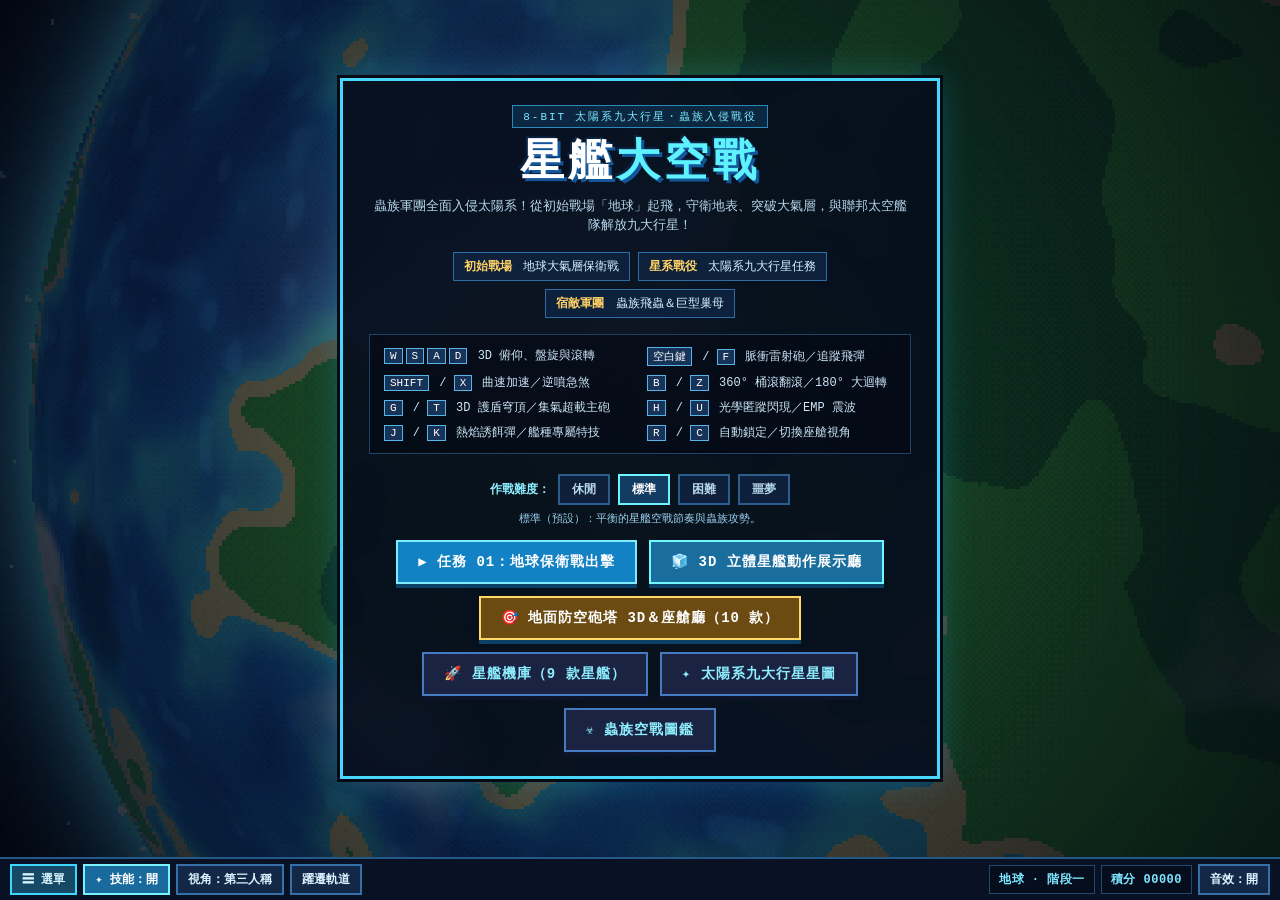
<file: index.html>
<!DOCTYPE html>
<html lang="zh-Hant">
<head>
  <meta charset="UTF-8" />
  <meta name="viewport" content="width=device-width, initial-scale=1.0, maximum-scale=1.0, user-scalable=no" />
  <title>星艦大空戰｜太陽系九大行星蟲族戰役</title>
  <link rel="stylesheet" href="style.css?v=20261126b" />
</head>
<body>
  <div id="game-shell">
    <!-- 雙層像素畫布：底層 WebGL 九大行星與太空，上層 3D 星艦／蟲族與座艙儀表 -->
    <div id="viewport-wrap">
      <canvas id="gl-canvas"></canvas>
      <canvas id="fx-canvas"></canvas>

      <!-- 高清晰科幻全息戰鬥 HUD 覆蓋層（敵人於上方、技能於底部、斜切裝甲全息風格） -->
      <div id="battle-hud" class="hidden">
        <!-- 四角全息護目鏡裝飾框線 -->
        <div class="visor-corner tl"></div>
        <div class="visor-corner tr"></div>
        <div class="visor-corner bl"></div>
        <div class="visor-corner br"></div>

        <!-- 左上：艦體核心全息儀表 -->
        <div id="hud-player" class="hud-panel sci-panel">
          <div class="hud-panel-head">
            <span class="hud-dot"></span>
            <span>艦體核心 // CORE</span>
            <span class="hud-tag cyan" id="hud-ship-name">微型戰機</span>
          </div>
          <div class="hud-row">
            <span class="hud-lbl cyan">護盾</span>
            <div class="hud-bar-track seg"><div id="hud-shield-fill" class="hud-bar-fill shield"></div></div>
            <span id="hud-shield-val" class="hud-num">100</span>
          </div>
          <div class="hud-row">
            <span class="hud-lbl green">裝甲</span>
            <div class="hud-bar-track seg"><div id="hud-hp-fill" class="hud-bar-fill hp"></div></div>
            <span id="hud-hp-val" class="hud-num">100</span>
          </div>
          <div class="hud-subrow">
            <span class="hud-tag warn" id="hud-missiles">飛彈 6/6</span>
            <span class="hud-mini-status" id="hud-lock-state">火控：連線中</span>
          </div>
        </div>

        <!-- 正上方：蟲族生體鎖定掃描儀（顯示敵人於上方） -->
        <div id="hud-target" class="hud-panel sci-panel target-panel hidden">
          <div class="hud-target-icon-wrap">
            <div id="hud-target-sprite" class="hud-target-sprite"></div>
            <div class="bio-scanline"></div>
          </div>
          <div class="hud-target-info">
            <div class="hud-target-top">
              <span id="hud-target-name" class="hud-target-name">飛螳</span>
              <span id="hud-target-lock" class="hud-lock-pill">鎖定完成</span>
              <span id="hud-target-dist" class="hud-target-dist">850m</span>
            </div>
            <div class="hud-bar-track seg target-track">
              <div id="hud-target-hp-fill" class="hud-bar-fill enemy"></div>
            </div>
            <div class="hud-target-bot">
              <span id="hud-target-act" class="hud-target-act">拍翼巡航</span>
              <span id="hud-target-pct" class="hud-num">100%</span>
            </div>
          </div>
        </div>

        <!-- 右上：軌道航電遙測儀表 -->
        <div id="hud-flight" class="hud-panel sci-panel flight-panel">
          <div class="hud-panel-head">
            <span class="hud-dot amber"></span>
            <span>航電遙測 // NAV</span>
            <span class="hud-diff-tag" id="hud-diff-badge">標準</span>
          </div>
          <div class="hud-telemetry"><span>速度</span><strong id="hud-speed">744</strong></div>
          <div class="hud-thrust-track"><div id="hud-thrust-fill" class="hud-thrust-fill"></div></div>
          <div class="hud-telemetry"><span>高度</span><strong id="hud-alt">480m</strong></div>
          <div class="hud-telemetry"><span>空域</span><strong id="hud-zone" class="gold">地球・地表</strong></div>
          <div id="hud-boost-tag" class="hud-boost-tag hidden">⚡ 曲速引擎超載中</div>
        </div>

        <!-- 正下方：8 項科幻戰術技能甲板（手機預設收合，點「✦ 技能」展開，不遮擋主畫面！） -->
        <div id="hud-skills">
          <button class="skill-chip ready" data-skill="roll" id="sk-roll"><span class="sk-key"><i class="sk-kbd">B</i>桶滾</span><span class="sk-st">就緒</span><span class="sk-prog"></span></button>
          <button class="skill-chip ready" data-skill="uturn" id="sk-uturn"><span class="sk-key"><i class="sk-kbd">Z</i>迴轉</span><span class="sk-st">就緒</span><span class="sk-prog"></span></button>
          <button class="skill-chip ready" data-skill="shield" id="sk-shield"><span class="sk-key"><i class="sk-kbd">G</i>護盾</span><span class="sk-st">就緒</span><span class="sk-prog"></span></button>
          <button class="skill-chip ready" data-skill="beam" id="sk-beam"><span class="sk-key"><i class="sk-kbd">T</i>主砲</span><span class="sk-st">就緒</span><span class="sk-prog"></span></button>
          <button class="skill-chip ready" data-skill="cloak" id="sk-cloak"><span class="sk-key"><i class="sk-kbd">H</i>匿蹤</span><span class="sk-st">就緒</span><span class="sk-prog"></span></button>
          <button class="skill-chip ready" data-skill="emp" id="sk-emp"><span class="sk-key"><i class="sk-kbd">U</i>EMP</span><span class="sk-st">就緒</span><span class="sk-prog"></span></button>
          <button class="skill-chip ready" data-skill="flares" id="sk-flares"><span class="sk-key"><i class="sk-kbd">J</i>誘餌</span><span class="sk-st">就緒</span><span class="sk-prog"></span></button>
          <button class="skill-chip ready" data-skill="overdrive" id="sk-overdrive"><span class="sk-key"><i class="sk-kbd">K</i>特技</span><span class="sk-st">就緒</span><span class="sk-prog"></span></button>
        </div>

        <!-- 手機／觸控專屬：左下虛擬搖桿 + 右下拇指攻擊鍵盤（不擋畫面、不沉入 Safari 網址列！） -->
        <div id="mobile-combat-ui" class="hidden">
          <div id="touch-pad">
            <div id="touch-knob"></div>
            <span class="touch-pad-hint">方向</span>
          </div>
          <div id="mobile-action-pad">
            <div class="mob-arc-row">
              <button id="mob-skills-toggle" class="mob-btn small skill" title="展開／收合 8 項技能">✦ 技能</button>
              <button id="mob-uturn" class="mob-btn small warn" title="180° 大迴轉">↺ 迴轉</button>
              <button id="mob-boost" class="mob-btn small cyan" title="按住曲速加速">⚡ 加速</button>
            </div>
            <div class="mob-main-row">
              <button id="mob-missile" class="mob-btn med warn" title="發射追蹤飛彈">🚀 飛彈<span id="mob-missile-num">6</span></button>
              <button id="mob-laser" class="mob-btn big fire" title="按住連射主砲">🔥 攻擊</button>
            </div>
          </div>
        </div>
      </div>

      <!-- 頂部艦隊無線電通訊列 -->
      <div id="comms-bar" class="hidden">
        <div class="comms-badge" id="comms-sender">艦隊總部</div>
        <div class="comms-text" id="comms-text">星艦引擎預熱完成，準備出擊！</div>
      </div>

      <!-- 敵軍蟲族巢母血量條 -->
      <div id="boss-bar" class="hidden">
        <div class="boss-label">
          <span id="boss-name">先鋒蟲族巢母・吞噬者</span>
          <span id="boss-pct">100%</span>
        </div>
        <div class="boss-track">
          <div class="boss-fill" id="boss-fill"></div>
        </div>
      </div>

      <!-- 開始畫面 -->
      <div id="title-overlay" class="overlay">
        <div class="title-card">
          <div class="pixel-tag">8-BIT 太陽系九大行星・蟲族入侵戰役</div>
          <h1>星艦<span>大空戰</span></h1>
          <p class="subtitle">蟲族軍團全面入侵太陽系！從初始戰場「地球」起飛，守衛地表、突破大氣層，與聯邦太空艦隊解放九大行星！</p>

          <div class="stage-preview">
            <div class="stage-pill"><span>初始戰場</span> 地球大氣層保衛戰</div>
            <div class="stage-pill"><span>星系戰役</span> 太陽系九大行星任務</div>
            <div class="stage-pill"><span>宿敵軍團</span> 蟲族飛蟲＆巨型巢母</div>
          </div>

          <div class="controls-grid">
            <div><kbd>W</kbd><kbd>S</kbd><kbd>A</kbd><kbd>D</kbd> 3D 俯仰、盤旋與滾轉</div>
            <div><kbd>空白鍵</kbd> / <kbd>F</kbd> 脈衝雷射砲／追蹤飛彈</div>
            <div><kbd>SHIFT</kbd> / <kbd>X</kbd> 曲速加速／逆噴急煞</div>
            <div><kbd>B</kbd> / <kbd>Z</kbd> 360° 桶滾翻滾／180° 大迴轉</div>
            <div><kbd>G</kbd> / <kbd>T</kbd> 3D 護盾穹頂／集氣超載主砲</div>
            <div><kbd>H</kbd> / <kbd>U</kbd> 光學匿蹤閃現／EMP 震波</div>
            <div><kbd>J</kbd> / <kbd>K</kbd> 熱焰誘餌彈／艦種專屬特技</div>
            <div><kbd>R</kbd> / <kbd>C</kbd> 自動鎖定／切換座艙視角</div>
          </div>

          <div class="diff-selector" id="title-diff-selector">
            <span class="diff-title">作戰難度：</span>
            <button class="diff-btn" data-diff="easy">休閒</button>
            <button class="diff-btn active" data-diff="normal">標準</button>
            <button class="diff-btn" data-diff="hard">困難</button>
            <button class="diff-btn" data-diff="hell">噩夢</button>
          </div>
          <div class="diff-desc" id="title-diff-desc">平衡的星艦空戰節奏與蟲族攻勢。</div>

          <div class="title-actions">
            <button id="btn-start" class="pixel-btn primary">▶ 任務 01：地球保衛戰出擊</button>
            <a href="starships_3d.html" class="pixel-btn primary" style="text-decoration:none;background:#1a6e9e;border-color:#72f8ff;">🧊 3D 立體星艦動作展示廳</a>
            <a href="turrets_3d.html" class="pixel-btn primary" style="text-decoration:none;background:#6b4b12;border-color:#ffd866;">🎯 地面防空砲塔 3D＆座艙廳（10 款）</a>
            <button id="btn-open-hangar-title" class="pixel-btn secondary">🚀 星艦機庫（9 款星艦）</button>
            <button id="btn-open-map-title" class="pixel-btn secondary">✦ 太陽系九大行星星圖</button>
            <button id="btn-open-bestiary-title" class="pixel-btn secondary">☣ 蟲族空戰圖鑑</button>
          </div>
        </div>
      </div>

      <!-- 聯邦星艦機庫（9 款自製 8-BIT 星艦選擇視窗） -->
      <div id="hangar-overlay" class="overlay hidden">
        <div class="mission-modal hangar-modal">
          <div class="mission-header">
            <div>
              <div class="pixel-tag">太陽系聯邦船塢 · 9 款 8-BIT 太空艦隊戰艦</div>
              <h2>聯邦星艦機庫（選擇駕駛座駕）</h2>
            </div>
            <div class="mission-header-right">
              <div class="liberation-pill" id="current-ship-pill">目前座駕：微型戰機</div>
              <a href="starships_3d.html" class="dock-btn accent" style="text-decoration:none;">🧊 3D 動作展示廳</a>
              <button id="btn-close-hangar" class="dock-btn">✕ 關閉</button>
            </div>
          </div>
          <p class="mission-intro">
            點擊任一款星艦立即切換為你的出擊座駕！其餘主力艦、戰列艦、巡洋艦、航空母艦與科學艦也會在太空軌道戰中以友軍艦隊身份並肩作戰！
          </p>
          <div id="hangar-grid" class="hangar-grid"></div>
        </div>
      </div>

      <!-- 蟲族生物階層圖鑑視窗 -->
      <div id="bestiary-overlay" class="overlay hidden">
        <div class="mission-modal bestiary-modal">
          <div class="mission-header">
            <div>
              <div class="pixel-tag">聯邦情報局檔案 · 3D 8-BIT ZERG AERIAL SWARM</div>
              <h2>蟲族 3D 立體空戰生物圖鑑（全 10 階 × 10 種動作）</h2>
            </div>
            <div class="mission-header-right">
              <div class="liberation-pill">3D 立體 8-BIT・10 動作實機動畫</div>
              <button id="btn-close-bestiary" class="dock-btn">✕ 關閉</button>
            </div>
          </div>
          <div id="bestiary-actions" class="bestiary-actions"></div>
          <div class="bestiary-scroll">
            <div id="bestiary-grid" class="bestiary-grid"></div>
          </div>
        </div>
      </div>

      <!-- 太陽系九大行星任務星圖視窗 -->
      <div id="mission-overlay" class="overlay hidden">
        <div class="mission-modal">
          <div class="mission-header">
            <div>
              <div class="pixel-tag">太陽系防禦指揮中心 · 蟲族入侵戰況</div>
              <h2>九大行星戰役星圖</h2>
            </div>
            <div class="mission-header-right">
              <div class="liberation-pill" id="liberation-progress">太陽系解放：0 / 9 行星</div>
              <button id="btn-close-map" class="dock-btn">✕ 關閉</button>
            </div>
          </div>
          <p class="mission-intro">
            【戰情簡報】跨星系蟲族自冥王星蟲洞湧入太陽系，首要目標直指人類母星「地球」。請優先完成地球防禦任務，再逐一光復九大行星！
            <span class="future-note">（已預留擴充架構：後續將加入「地表防空射擊戰艦」、「大型星艦砲塔射擊」與自訂戰艦／蟲族圖檔）</span>
          </p>
          <div id="mission-grid" class="mission-grid"></div>
        </div>
      </div>

      <!-- 結算畫面 -->
      <div id="end-overlay" class="overlay hidden">
        <div class="title-card">
          <div class="pixel-tag" id="end-tag">作戰任務報告</div>
          <h2 id="end-title">行星防線光復！</h2>
          <p id="end-desc" class="subtitle"></p>
          <div class="stats-row">
            <div class="stat-box"><span>殲滅蟲族單位</span><strong id="stat-kills">0</strong></div>
            <div class="stat-box"><span>擊沉大型巢艦</span><strong id="stat-caps">0</strong></div>
            <div class="stat-box"><span>作戰總積分</span><strong id="stat-score">0</strong></div>
          </div>
          <div class="title-actions">
            <button id="btn-next-mission" class="pixel-btn primary hidden">▶ 前往下一行星任務</button>
            <button id="btn-restart" class="pixel-btn secondary">↻ 重打本行星任務</button>
            <button id="btn-open-map-end" class="pixel-btn secondary">✦ 太陽系星圖</button>
          </div>
        </div>
      </div>
    </div>

    <!-- 精簡底部控制列 + 可展開收合的科幻指令選單（平時縮小成單列，需要時再點開！） -->
    <div id="control-dock">
      <div id="dock-bar-top">
        <div class="dock-group">
          <button id="btn-toggle-menu" class="dock-btn accent" title="展開／收合完整功能選單">☰ 選單</button>
          <button id="btn-toggle-skills" class="dock-btn" title="顯示／隱藏 8 項技能列">✦ 技能</button>
          <button id="btn-cam" class="dock-btn desktop-quick" title="切換視角 (C)">視角：第三人稱</button>
          <button id="btn-zone-space" class="dock-btn desktop-quick" title="直接飛升至本行星軌道艦隊戰區">躍遷軌道</button>
        </div>
        <div class="dock-group">
          <span class="dock-readout" id="dock-mission">地球 · 階段一</span>
          <span class="dock-readout" id="dock-score">積分 00000</span>
          <button id="btn-mute" class="dock-btn" title="音效開關 (M)">音效：開</button>
        </div>
      </div>

      <!-- 可收合指令選單抽屜（點「☰ 選單」展開，點擊空白或再點一次即縮小！） -->
      <div id="dock-menu-drawer" class="hidden">
        <div class="drawer-head">
          <span>指揮中心選單 // COMMAND MENU</span>
          <button id="btn-close-drawer" class="dock-btn">▾ 收合選單</button>
        </div>
        <div class="drawer-section">
          <div class="drawer-label">戰役與機庫</div>
          <div class="dock-group">
            <button id="btn-missions" class="dock-btn accent" title="開啟太陽系九大行星任務星圖">太陽系任務</button>
            <button id="btn-hangar" class="dock-btn accent" title="開啟 9 款聯邦星艦機庫">星艦機庫</button>
            <button id="btn-bestiary" class="dock-btn" title="檢視全 10 階空戰蟲族圖鑑">蟲族圖鑑</button>
            <a href="starships_3d.html" class="dock-btn accent" style="text-decoration:none;">3D展示廳</a>
            <a href="turrets_3d.html" class="dock-btn warn" style="text-decoration:none;">防空砲塔廳</a>
          </div>
        </div>
        <div class="drawer-section">
          <div class="drawer-label">戰區與戰鬥系統</div>
          <div class="dock-group">
            <button id="btn-zone-earth" class="dock-btn" title="返回本行星地表空戰區">地表空戰</button>
            <button id="btn-zone-space-drawer" class="dock-btn" title="躍遷至本行星軌道">躍遷軌道</button>
            <button id="btn-cam-drawer" class="dock-btn" title="切換第一／第三人稱視角">切換視角</button>
            <button id="btn-3d-mode" class="dock-btn active" title="切換 3D 立體模型 / 2D 像素圖示">3D立體：開</button>
            <button id="btn-autolock" class="dock-btn active" title="自動鎖定開關 (R)">自動鎖定：開</button>
            <button id="btn-next-target" class="dock-btn" title="切換鎖定目標 (Tab)">切換目標</button>
            <button id="btn-diff" class="dock-btn accent" title="點擊切換遊戲難度（休閒／標準／困難／噩夢）">難度：標準</button>
          </div>
        </div>
        <div class="drawer-section">
          <div class="drawer-label">星艦戰術動作</div>
          <div class="dock-group">
            <button id="btn-roll" class="dock-btn accent">桶滾(B)</button>
            <button id="btn-uturn" class="dock-btn warn">大迴轉(Z)</button>
            <button id="btn-shield" class="dock-btn">護盾(G)</button>
            <button id="btn-beam" class="dock-btn warn">主砲(T)</button>
            <button id="btn-cloak" class="dock-btn">匿蹤(H)</button>
            <button id="btn-emp" class="dock-btn">EMP(U)</button>
            <button id="btn-flares" class="dock-btn">誘餌(J)</button>
            <button id="btn-overdrive" class="dock-btn accent">特技(K)</button>
            <button id="btn-boost" class="dock-btn accent">加速</button>
          </div>
        </div>
      </div>
    </div>
  </div>

  <!-- 模組腳本 -->
  <script src="js/math.js?v=20261126"></script>
  <script src="js/audio.js?v=20261126"></script>
  <script src="js/missions.js?v=20261126"></script>
  <script src="js/sprites.js?v=20261126"></script>
  <script src="js/planet_gl.js?v=20261126"></script>
  <script src="js/models.js?v=20261126"></script>
  <script src="js/renderer3d.js?v=20261126"></script>
  <script src="js/cockpit.js?v=20261126"></script>
  <script src="js/game.js?v=20261126"></script>
</body>
</html>
</file>
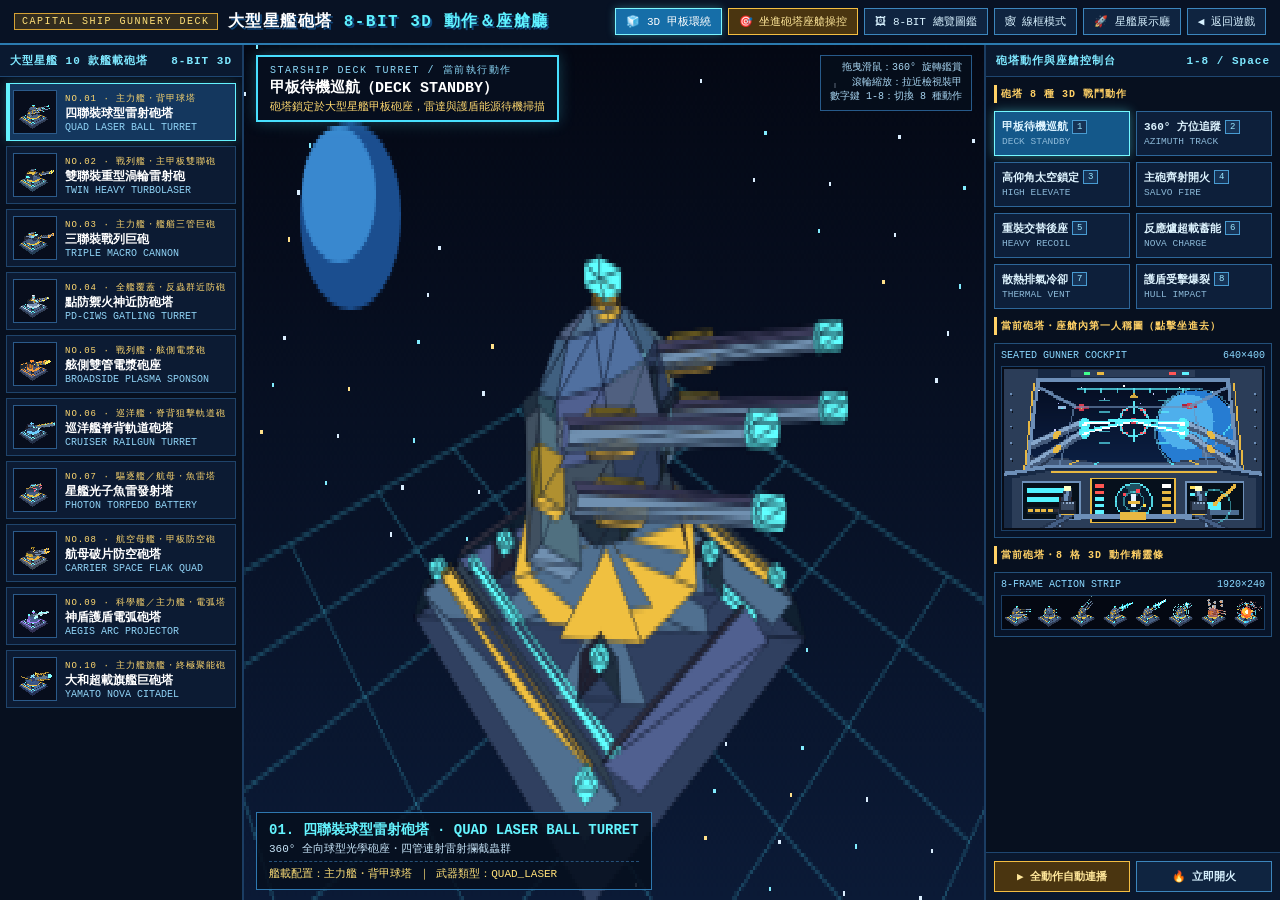
<file: capital_turrets_3d.html>
<!DOCTYPE html>
<html lang="zh-Hant">
<head>
  <meta charset="UTF-8" />
  <meta name="viewport" content="width=device-width, initial-scale=1.0" />
  <title>大型星艦砲塔 8-BIT 3D 動作＆座艙操控展示廳｜10 款聯邦艦載砲塔</title>
  <style>
    * { box-sizing: border-box; margin: 0; padding: 0; user-select: none; }
    html, body {
      width: 100%; height: 100%; overflow: hidden;
      background: #040812; color: #e4f4ff;
      font-family: "Courier New", "Consolas", "Noto Sans TC", "Microsoft JhengHei", monospace;
    }
    #app { display: flex; flex-direction: column; width: 100vw; height: 100vh; }

    header {
      display: flex; align-items: center; justify-content: space-between;
      gap: 10px; padding: 8px 14px;
      background: #081224; border-bottom: 2px solid #2b7bb0;
      flex-wrap: wrap; z-index: 10;
    }
    .hdr-left { display: flex; align-items: center; gap: 10px; }
    .hdr-tag {
      font-size: 10px; letter-spacing: 1.5px; color: #ffe078;
      border: 1px solid #d4a135; background: rgba(130, 92, 20, 0.35);
      padding: 2px 7px;
    }
    header h1 { font-size: 16px; color: #fff; letter-spacing: 1.5px; text-shadow: 2px 2px 0 #104578; }
    header h1 span { color: #5ef2ff; }
    .hdr-controls { display: flex; flex-wrap: wrap; gap: 6px; align-items: center; }

    .btn {
      background: #0f2440; border: 1px solid #3c86bd; color: #d8f2ff;
      padding: 5px 10px; font-size: 11px; font-family: inherit;
      cursor: pointer; transition: background 0.12s, border-color 0.12s;
      text-decoration: none; display: inline-flex; align-items: center; gap: 5px;
    }
    .btn:hover { background: #193b66; border-color: #6de8ff; color: #fff; }
    .btn.active { background: #166ea8; border-color: #7df7ff; color: #fff; box-shadow: 0 0 8px rgba(94, 242, 255, 0.35); }
    .btn.gold { background: #4a3510; border-color: #f4be42; color: #ffe79a; }
    .btn.gold:hover, .btn.gold.active { background: #704f14; border-color: #ffe278; color: #fff; }

    main {
      flex: 1; display: grid; grid-template-columns: 244px 1fr 296px;
      min-height: 0; overflow: hidden;
    }
    @media (max-width: 1024px) { main { grid-template-columns: 200px 1fr 248px; } }
    @media (max-width: 780px) { main { grid-template-columns: 1fr; grid-template-rows: 112px 1fr 220px; } }

    #roster-panel, #action-panel {
      background: #07101f; display: flex; flex-direction: column; overflow: hidden;
    }
    #roster-panel { border-right: 2px solid #1b3d63; }
    #action-panel { border-left: 2px solid #1b3d63; }

    .panel-title {
      padding: 8px 10px; font-size: 11px; font-weight: 700; letter-spacing: 1px;
      color: #7ee8ff; background: #0a1930; border-bottom: 1px solid #1e4670;
      display: flex; justify-content: space-between; align-items: center;
    }

    #turret-list {
      flex: 1; overflow-y: auto; padding: 6px; display: flex; flex-direction: column; gap: 5px;
    }
    @media (max-width: 780px) { #turret-list { flex-direction: row; overflow-x: auto; overflow-y: hidden; } }

    .turret-item {
      display: flex; align-items: center; gap: 8px; padding: 6px;
      background: #0c1b33; border: 1px solid #1f446b; cursor: pointer;
      transition: all 0.12s; flex-shrink: 0;
    }
    .turret-item:hover { background: #132a4d; border-color: #4eb8eb; }
    .turret-item.selected {
      background: #14375e; border-color: #64f4ff;
      box-shadow: inset 3px 0 0 #64f4ff, 0 0 10px rgba(94, 242, 255, 0.22);
    }
    .turret-item img {
      width: 44px; height: 44px; image-rendering: pixelated;
      border: 1px solid #2b5a8a; background: #070d1c; flex-shrink: 0;
    }
    .ti-info { min-width: 0; }
    .ti-no { font-size: 9px; color: #ffd970; letter-spacing: 1px; }
    .ti-name { font-size: 12px; font-weight: 700; color: #fff; white-space: nowrap; }
    .ti-ship { font-size: 10px; color: #8fd2f5; white-space: nowrap; overflow: hidden; text-overflow: ellipsis; }

    #stage-wrap {
      position: relative; background: #03060f; overflow: hidden;
      display: flex; flex-direction: column;
    }
    #stage-canvas {
      width: 100%; height: 100%; display: block;
      image-rendering: pixelated; image-rendering: crisp-edges;
      cursor: grab;
    }
    #stage-canvas.cockpit-mode { cursor: crosshair; }
    #stage-canvas:active { cursor: grabbing; }

    /* Asset Gallery Overlay */
    #gallery-view {
      position: absolute; inset: 0; background: #050a16;
      overflow-y: auto; padding: 16px; display: none; flex-direction: column; gap: 16px; z-index: 6;
    }
    #gallery-view.open { display: flex; }
    .gal-card {
      background: #091428; border: 1px solid #2c6ea0; padding: 12px;
    }
    .gal-card h3 { font-size: 13px; color: #6cf4ff; margin-bottom: 8px; letter-spacing: 1px; }
    .gal-card img {
      width: 100%; height: auto; display: block; image-rendering: pixelated;
      border: 1px solid #1b4368; background: #040812;
    }

    .stage-hud-top {
      position: absolute; top: 10px; left: 12px; right: 12px;
      display: flex; justify-content: space-between; align-items: flex-start;
      pointer-events: none; gap: 8px;
    }
    #action-banner {
      background: rgba(6, 16, 32, 0.86); border: 2px solid #48e0ff;
      padding: 6px 12px; box-shadow: 0 0 14px rgba(72, 224, 255, 0.25);
    }
    #action-banner .ab-label { font-size: 10px; color: #8cd8f8; letter-spacing: 1.5px; }
    #action-banner .ab-name { font-size: 15px; font-weight: 700; color: #fff; margin-top: 1px; }
    #action-banner .ab-sub { font-size: 11px; color: #ffd970; margin-top: 2px; }
    .stage-tip {
      background: rgba(6, 14, 28, 0.8); border: 1px solid #275a8a;
      padding: 5px 9px; font-size: 10px; color: #a7d4f0; text-align: right; line-height: 1.45;
    }

    .stage-hud-bottom {
      position: absolute; bottom: 10px; left: 12px; right: 12px;
      display: flex; justify-content: space-between; align-items: flex-end;
      gap: 10px; pointer-events: none;
    }
    #turret-card-hud {
      background: rgba(6, 15, 30, 0.88); border: 1px solid #2e78b0;
      padding: 8px 12px; max-width: 520px;
    }
    #hud-title { font-size: 14px; font-weight: 700; color: #64f4ff; }
    #hud-desc { font-size: 11px; color: #c7e4f8; margin-top: 3px; line-height: 1.4; }
    #hud-ship { font-size: 11px; color: #ffe078; margin-top: 4px; border-top: 1px dashed #255078; padding-top: 4px; }

    #action-scroll {
      flex: 1; overflow-y: auto; padding: 8px; display: flex; flex-direction: column; gap: 8px;
    }
    .act-group-label {
      font-size: 10px; font-weight: 700; letter-spacing: 1px; color: #ffd166;
      padding: 2px 4px; border-left: 3px solid #ffd166;
    }
    .act-grid { display: grid; grid-template-columns: 1fr 1fr; gap: 6px; }
    .act-btn {
      background: #0d1f3a; border: 1px solid #2d6699; color: #def4ff;
      padding: 7px; text-align: left; cursor: pointer;
      font-family: inherit; transition: all 0.12s; display: flex; flex-direction: column; gap: 2px;
    }
    .act-btn:hover { background: #163661; border-color: #66ebff; color: #fff; }
    .act-btn.active { background: #14588a; border-color: #74f8ff; box-shadow: 0 0 10px rgba(94, 242, 255, 0.4); }
    .act-head { display: flex; justify-content: space-between; align-items: center; gap: 4px; }
    .act-title { font-size: 11px; font-weight: 700; }
    .act-key { font-size: 9px; padding: 1px 4px; background: #163356; border: 1px solid #489bd1; color: #9be8ff; }
    .act-desc { font-size: 9.5px; color: #8cb9d8; line-height: 1.25; }

    .preview-box {
      background: #081428; border: 1px solid #23507a; padding: 6px;
    }
    .preview-box .pv-lbl { font-size: 10px; color: #8ad8ff; margin-bottom: 5px; display: flex; justify-content: space-between; }
    .preview-box img {
      width: 100%; height: auto; display: block; image-rendering: pixelated;
      border: 1px solid #1b3f66; background: #040812; cursor: pointer;
    }

    .demo-bar {
      padding: 8px; border-top: 1px solid #1e4670; background: #0a182e; display: flex; gap: 6px;
    }
    .demo-bar .btn { flex: 1; justify-content: center; padding: 7px 6px; font-weight: 700; }

    ::-webkit-scrollbar { width: 6px; height: 6px; }
    ::-webkit-scrollbar-track { background: #050c18; }
    ::-webkit-scrollbar-thumb { background: #235482; }
  </style>
</head>
<body>
  <div id="app">
    <header>
      <div class="hdr-left">
        <span class="hdr-tag">CAPITAL SHIP GUNNERY DECK</span>
        <h1>大型星艦砲塔 <span>8-BIT 3D 動作＆座艙廳</span></h1>
      </div>
      <div class="hdr-controls">
        <button id="btn-mode-3d" class="btn active">🧊 3D 甲板環繞</button>
        <button id="btn-mode-cockpit" class="btn gold">🎯 坐進砲塔座艙操控</button>
        <button id="btn-mode-gallery" class="btn">🖼 8-BIT 總覽圖鑑</button>
        <button id="btn-wire" class="btn">🕸 線框模式</button>
        <a href="starships_3d.html" class="btn">🚀 星艦展示廳</a>
        <a href="index.html" class="btn">◀ 返回遊戲</a>
      </div>
    </header>

    <main>
      <aside id="roster-panel">
        <div class="panel-title">
          <span>大型星艦 10 款艦載砲塔</span>
          <span>8-BIT 3D</span>
        </div>
        <div id="turret-list"></div>
      </aside>

      <section id="stage-wrap">
        <canvas id="stage-canvas"></canvas>

        <div id="gallery-view">
          <div class="gal-card">
            <h3>1. 大型星艦甲板 3 座砲塔聯合作戰 — 8-BIT 3D 四格動作圖</h3>
            <img src="assets/capital_turrets_8bit/actions/capital_ship_deck_battle_actions.png" alt="Capital Starship Deck Battle Actions" />
          </div>
          <div class="gal-card">
            <h3>2. 坐在大型星艦砲塔座艙內操作 — 4 階段即時戰鬥動作圖</h3>
            <img src="assets/capital_turrets_8bit/cockpits/capital_cockpit_actions_showcase.png" alt="Seated Cockpit Combat Actions" />
          </div>
          <div class="gal-card">
            <h3>3. 10 款大型星艦砲塔 — 8-BIT 3D 模型總覽圖</h3>
            <img src="assets/capital_turrets_8bit/icons/capital_turrets_3d_8bit_overview.png" alt="10 Capital Starship Turrets 3D Overview" />
          </div>
          <div class="gal-card">
            <h3>4. 10 款砲塔座艙第一人稱視角總覽（含星艦甲板與雙手操控桿）</h3>
            <img src="assets/capital_turrets_8bit/cockpits/capital_cockpits_overview.png" alt="10 Seated Starship Turret Cockpits Overview" />
          </div>
          <div class="gal-card">
            <h3>5. 10 款星艦砲塔 × 8 種完整 3D 動作精靈表總覽</h3>
            <img src="assets/capital_turrets_8bit/actions/capital_turrets_actions_showcase.png" alt="10x8 Starship Turrets Action Sheet" />
          </div>
        </div>

        <div class="stage-hud-top" id="stage-hud-top">
          <div id="action-banner">
            <div class="ab-label" id="ab-label">STARSHIP DECK TURRET / 當前執行動作</div>
            <div class="ab-name" id="ab-name">甲板待機巡航（DECK STANDBY）</div>
            <div class="ab-sub" id="ab-sub">滑鼠拖曳可 360° 鑑賞星艦甲板 3D 砲塔・點上方「坐進砲塔座艙操控」體驗第一人稱開火！</div>
          </div>
          <div class="stage-tip" id="stage-tip">
            拖曳滑鼠：360° 旋轉鑑賞<br/>
            滾輪縮放：拉近檢視裝甲<br/>
            數字鍵 1-8：切換 8 種動作
          </div>
        </div>

        <div class="stage-hud-bottom" id="stage-hud-bottom">
          <div id="turret-card-hud">
            <div id="hud-title">01. 四聯裝球型雷射砲塔 · QUAD LASER BALL TURRET</div>
            <div id="hud-desc"></div>
            <div id="hud-ship"></div>
          </div>
        </div>
      </section>

      <aside id="action-panel">
        <div class="panel-title">
          <span>砲塔動作與座艙控制台</span>
          <span>1-8 / Space</span>
        </div>

        <div id="action-scroll">
          <div class="act-group-label">砲塔 8 種 3D 戰鬥動作</div>
          <div class="act-grid" id="act-grid"></div>

          <div class="act-group-label">當前砲塔・座艙內第一人稱圖（點擊坐進去）</div>
          <div class="preview-box">
            <div class="pv-lbl"><span>SEATED GUNNER COCKPIT</span><span>640×400</span></div>
            <img id="pv-cockpit" src="" alt="Cockpit Preview" title="點擊切換為可互動坐進座艙模式！" />
          </div>

          <div class="act-group-label">當前砲塔・8 格 3D 動作精靈條</div>
          <div class="preview-box">
            <div class="pv-lbl"><span>8-FRAME ACTION STRIP</span><span>1920×240</span></div>
            <img id="pv-strip" src="" alt="Action Strip Preview" />
          </div>
        </div>

        <div class="demo-bar">
          <button id="btn-demo" class="btn gold">▶ 全動作自動連播</button>
          <button id="btn-fire-now" class="btn">🔥 立即開火</button>
        </div>
      </aside>
    </main>
  </div>

  <script src="js/capital_turret_models.js"></script>
  <script>
    (function () {
      const CT = window.CapitalTurretModels;
      const turrets = CT.TURRET_LIST;
      const actions = CT.TURRET_ACTIONS;

      const canvas = document.getElementById("stage-canvas");
      const ctx = canvas.getContext("2d");
      const galleryEl = document.getElementById("gallery-view");

      // Low-res 8-bit internal render target for crisp nearest-neighbor pixel look!
      const RW = 320, RH = 200;
      const off = document.createElement("canvas");
      off.width = RW; off.height = RH;
      const octx = off.getContext("2d");
      octx.imageSmoothingEnabled = false;

      let selectedIdx = 0;
      let currentAct = "standby";
      let viewMode = "3d"; // "3d" | "cockpit" | "gallery"
      let wireframe = false;
      let autoDemo = false;
      let demoTimer = 0;
      let simTime = 0;

      // 3D Orbit Camera
      let camYaw = -0.72, camPitch = 0.46, camDist = 11.6;
      let dragging = false, lastX = 0, lastY = 0;

      // Seated Cockpit Interactive State
      let aimNormX = 0, aimNormY = 0; // -1..1
      let cockpitFiring = false;
      let cockpitRecoil = 0;
      let cockpitHeat = 0;
      const cockpitTargets = [
        { x: -0.38, y: -0.18, vx: 0.22, hp: 100, hitFlash: 0, big: false },
        { x:  0.12, y: -0.08, vx: -0.15, hp: 140, hitFlash: 0, big: true },
        { x:  0.46, y: -0.24, vx: -0.24, hp: 100, hitFlash: 0, big: false },
      ];
      const cockpitSparks = [];

      // Precomputed starfield
      const stars = Array.from({ length: 75 }, (_, i) => ({
        x: ((i * 73) % RW),
        y: ((i * 47) % RH),
        sp: 4 + (i % 4) * 5,
        c: i % 3 === 0 ? "#82ecff" : (i % 5 === 0 ? "#ffe08a" : "#dbeeff"),
      }));

      // Build Roster List
      const listEl = document.getElementById("turret-list");
      turrets.forEach((t, idx) => {
        const el = document.createElement("div");
        el.className = "turret-item" + (idx === 0 ? " selected" : "");
        el.innerHTML = `
          <img src="assets/capital_turrets_8bit/icons/${t.no}_${t.id}.png" alt="${t.name}" />
          <div class="ti-info">
            <div class="ti-no">NO.${t.no} · ${t.shipClass}</div>
            <div class="ti-name">${t.name}</div>
            <div class="ti-ship">${t.en}</div>
          </div>
        `;
        el.onclick = () => selectTurret(idx);
        listEl.appendChild(el);
      });

      // Build Action Buttons
      const actGrid = document.getElementById("act-grid");
      actions.forEach((a, idx) => {
        const btn = document.createElement("button");
        btn.className = "act-btn" + (idx === 0 ? " active" : "");
        btn.dataset.act = a.key;
        btn.innerHTML = `
          <div class="act-head"><span class="act-title">${a.zh}</span><span class="act-key">${idx + 1}</span></div>
          <div class="act-desc">${a.en}</div>
        `;
        btn.onclick = () => setAction(a.key);
        actGrid.appendChild(btn);
      });

      function selectTurret(idx) {
        selectedIdx = idx;
        const t = turrets[idx];
        document.querySelectorAll(".turret-item").forEach((el, i) => el.classList.toggle("selected", i === idx));
        document.getElementById("hud-title").textContent = `${t.no}. ${t.name} · ${t.en}`;
        document.getElementById("hud-desc").textContent = t.role;
        document.getElementById("hud-ship").textContent = `艦載配置：${t.shipClass} ｜ 武器類型：${t.weaponStyle.toUpperCase()}`;
        document.getElementById("pv-cockpit").src = `assets/capital_turrets_8bit/cockpits/${t.no}_${t.id}_cockpit.png`;
        document.getElementById("pv-strip").src = `assets/capital_turrets_8bit/actions/${t.no}_${t.id}_actions.png`;
      }

      function setAction(key) {
        currentAct = key;
        const a = actions.find((x) => x.key === key) || actions[0];
        document.querySelectorAll(".act-btn").forEach((b) => b.classList.toggle("active", b.dataset.act === key));
        if (viewMode === "3d") {
          document.getElementById("ab-name").textContent = `${a.zh}（${a.en}）`;
          document.getElementById("ab-sub").textContent = a.desc;
        }
      }

      function setViewMode(mode) {
        viewMode = mode;
        galleryEl.classList.toggle("open", mode === "gallery");
        document.getElementById("stage-hud-top").style.display = mode === "gallery" ? "none" : "flex";
        document.getElementById("stage-hud-bottom").style.display = mode === "3d" ? "flex" : "none";
        canvas.classList.toggle("cockpit-mode", mode === "cockpit");
        document.getElementById("btn-mode-3d").classList.toggle("active", mode === "3d");
        document.getElementById("btn-mode-cockpit").classList.toggle("active", mode === "cockpit");
        document.getElementById("btn-mode-gallery").classList.toggle("active", mode === "gallery");

        if (mode === "cockpit") {
          const t = turrets[selectedIdx];
          document.getElementById("ab-label").textContent = "SEATED INSIDE TURRET COCKPIT / 第一人稱砲塔座艙";
          document.getElementById("ab-name").textContent = `坐進「${t.name}」座艙操控中`;
          document.getElementById("ab-sub").textContent = "移動滑鼠瞄準星艦外太空蟲群・按住左鍵或空白鍵開火齊射！";
          document.getElementById("stage-tip").innerHTML = "移動滑鼠：雙手操縱準星<br/>左鍵 / Space：全砲口開火<br/>左側清單：即時切換 10 款座艙";
        } else if (mode === "3d") {
          document.getElementById("ab-label").textContent = "STARSHIP DECK TURRET / 當前執行動作";
          setAction(currentAct);
          document.getElementById("stage-tip").innerHTML = "拖曳滑鼠：360° 旋轉鑑賞<br/>滾輪縮放：拉近檢視裝甲<br/>數字鍵 1-8：切換 8 種動作";
        }
      }

      document.getElementById("btn-mode-3d").onclick = () => setViewMode("3d");
      document.getElementById("btn-mode-cockpit").onclick = () => setViewMode("cockpit");
      document.getElementById("btn-mode-gallery").onclick = () => setViewMode("gallery");
      document.getElementById("pv-cockpit").onclick = () => setViewMode("cockpit");
      document.getElementById("btn-wire").onclick = (e) => {
        wireframe = !wireframe;
        e.currentTarget.classList.toggle("active", wireframe);
      };
      document.getElementById("btn-demo").onclick = (e) => {
        autoDemo = !autoDemo;
        demoTimer = 0;
        e.currentTarget.classList.toggle("active", autoDemo);
      };
      document.getElementById("btn-fire-now").onclick = () => {
        if (viewMode === "cockpit") {
          cockpitFiring = true;
          setTimeout(() => { cockpitFiring = false; }, 450);
        } else {
          setAction("fire");
        }
      };

      // Mouse / Keyboard controls
      canvas.addEventListener("mousedown", (e) => {
        if (viewMode === "cockpit") {
          cockpitFiring = true;
        } else {
          dragging = true; lastX = e.clientX; lastY = e.clientY;
        }
      });
      window.addEventListener("mouseup", () => { dragging = false; cockpitFiring = false; });
      window.addEventListener("mousemove", (e) => {
        const rect = canvas.getBoundingClientRect();
        if (viewMode === "cockpit") {
          aimNormX = Math.max(-1, Math.min(1, ((e.clientX - rect.left) / rect.width) * 2 - 1));
          aimNormY = Math.max(-1, Math.min(1, ((e.clientY - rect.top) / rect.height) * 2 - 1));
        } else if (dragging) {
          camYaw += (e.clientX - lastX) * 0.01;
          camPitch = Math.max(0.12, Math.min(1.22, camPitch + (e.clientY - lastY) * 0.008));
          lastX = e.clientX; lastY = e.clientY;
        }
      });
      canvas.addEventListener("wheel", (e) => {
        if (viewMode !== "3d") return;
        e.preventDefault();
        camDist = Math.max(6.8, Math.min(18, camDist + e.deltaY * 0.008));
      }, { passive: false });

      window.addEventListener("keydown", (e) => {
        if (e.code === "Space") {
          if (viewMode === "cockpit") cockpitFiring = true;
          else setAction("fire");
        }
        const n = parseInt(e.key, 10);
        if (n >= 1 && n <= 8) setAction(actions[n - 1].key);
      });
      window.addEventListener("keyup", (e) => {
        if (e.code === "Space") cockpitFiring = false;
      });

      // 3D Projection helpers
      function norm3(v) { const l = Math.hypot(v[0], v[1], v[2]) || 1; return [v[0] / l, v[1] / l, v[2] / l]; }
      function cross3(a, b) { return [a[1] * b[2] - a[2] * b[1], a[2] * b[0] - a[0] * b[2], a[0] * b[1] - a[1] * b[0]]; }
      function dot3(a, b) { return a[0] * b[0] + a[1] * b[1] + a[2] * b[2]; }

      function makeCam() {
        const cx = Math.sin(camYaw) * Math.cos(camPitch) * camDist;
        const cy = Math.sin(camPitch) * camDist + 1.8;
        const cz = Math.cos(camYaw) * Math.cos(camPitch) * camDist;
        const pos = [cx, cy, cz];
        const target = [0, 1.9, 0.2];
        const fwd = norm3([target[0] - pos[0], target[1] - pos[1], target[2] - pos[2]]);
        const right = norm3(cross3(fwd, [0, 1, 0]));
        const up = cross3(right, fwd);
        const tanHalf = Math.tan((40 * Math.PI) / 360);
        return { pos, fwd, right, up, tanHalf };
      }

      function proj(cam, p) {
        const rx = p[0] - cam.pos[0], ry = p[1] - cam.pos[1], rz = p[2] - cam.pos[2];
        const cz = rx * cam.fwd[0] + ry * cam.fwd[1] + rz * cam.fwd[2];
        if (cz <= 0.2) return null;
        const cx = rx * cam.right[0] + ry * cam.right[1] + rz * cam.right[2];
        const cy = rx * cam.up[0] + ry * cam.up[1] + rz * cam.up[2];
        const fY = 1 / cam.tanHalf;
        const fX = fY / (RW / RH);
        return [RW * 0.5 + (cx / cz) * fX * (RW * 0.5), RH * 0.5 - (cy / cz) * fY * (RH * 0.5), cz];
      }

      function computePose(t) {
        const p = { yaw: 0.2, pitch: 0.24, recoilL: 0, recoilR: 0, recoilM: 0, spinAngle: 0, radarAngle: t * 1.4, petalOpen: 0.08, corePulse: 0.1, explode: 0, shake: 0 };
        if (currentAct === "standby") {
          p.yaw = Math.sin(t * 0.6) * 0.28;
          p.pitch = 0.22 + Math.sin(t * 0.9) * 0.06;
        } else if (currentAct === "track") {
          p.yaw = Math.sin(t * 1.8) * 1.25;
          p.pitch = 0.35 + Math.cos(t * 1.5) * 0.14;
        } else if (currentAct === "elevate") {
          p.yaw = Math.sin(t * 0.8) * 0.45;
          p.pitch = 0.58 + Math.sin(t * 2.2) * 0.34;
        } else if (currentAct === "fire") {
          const ph = (t * 7.5) % 1;
          p.yaw = 0.22 + Math.sin(t * 1.2) * 0.25;
          p.pitch = 0.48;
          p.recoilL = Math.max(0, 1 - ph * 2.2) * 0.65;
          p.recoilR = Math.max(0, 1 - ((ph + 0.5) % 1) * 2.2) * 0.65;
          p.recoilM = Math.max(0, 1 - ((ph + 0.25) % 1) * 2.2) * 0.7;
          p.spinAngle = t * 16;
          p.petalOpen = 0.72;
          p.corePulse = 0.55 + Math.sin(t * 18) * 0.25;
          p.shake = 0.45;
        } else if (currentAct === "recoil") {
          const ph = (t * 4.5) % 1;
          p.yaw = 0.18;
          p.pitch = 0.56 + Math.sin(ph * Math.PI) * 0.12;
          p.recoilL = ph < 0.5 ? (1 - ph * 2) * 0.85 : 0;
          p.recoilR = ph >= 0.5 ? (1 - (ph - 0.5) * 2) * 0.85 : 0;
          p.recoilM = Math.abs(Math.sin(t * 9)) * 0.78;
          p.spinAngle = t * 22;
          p.petalOpen = 0.88;
          p.shake = 0.75;
        } else if (currentAct === "charge") {
          p.yaw = 0.18;
          p.pitch = 0.66;
          p.petalOpen = 0.5 + Math.sin(t * 3.5) * 0.5;
          p.corePulse = 0.7 + Math.sin(t * 12) * 0.35;
          p.shake = 0.35;
        } else if (currentAct === "overheat") {
          p.yaw = -0.15;
          p.pitch = 0.14;
          p.petalOpen = 0.55;
          p.shake = 0.2;
        } else if (currentAct === "damaged") {
          p.explode = 0.45 + Math.abs(Math.sin(t * 2.4)) * 0.55;
          p.shake = 0.85;
        }
        return p;
      }

      function render3DStage(dt) {
        const model = turrets[selectedIdx];
        const pose = computePose(simTime);
        const cam = makeCam();
        const lightDir = norm3([-0.55, 0.78, 0.45]);

        // Deep Space Gradient Backdrop
        const g = octx.createLinearGradient(0, 0, 0, RH);
        g.addColorStop(0, "#040814");
        g.addColorStop(1, "#0b1a36");
        octx.fillStyle = g;
        octx.fillRect(0, 0, RW, RH);

        // Moving space stars
        for (const st of stars) {
          const sx = (st.x + simTime * st.sp) % RW;
          octx.fillStyle = st.c;
          octx.fillRect(Math.floor(sx), Math.floor(st.y), 1, 1);
        }

        // Distant Planet in Upper Left
        octx.fillStyle = "#1b4e8f";
        octx.beginPath(); octx.arc(46, 40, 22, 0, Math.PI * 2); octx.fill();
        octx.fillStyle = "#3988cf";
        octx.beginPath(); octx.arc(41, 35, 16, 0, Math.PI * 2); octx.fill();

        // Extended Federation Capital Ship Hull Deck Grid beneath turret!
        octx.strokeStyle = "rgba(82, 224, 255, 0.24)";
        octx.lineWidth = 1;
        for (let k = -6; k <= 6; k += 2) {
          const a = proj(cam, [k, 0, -6]), b = proj(cam, [k, 0, 6]);
          if (a && b) { octx.beginPath(); octx.moveTo(a[0], a[1]); octx.lineTo(b[0], b[1]); octx.stroke(); }
          const c = proj(cam, [-6, 0, k]), d = proj(cam, [6, 0, k]);
          if (c && d) { octx.beginPath(); octx.moveTo(c[0], c[1]); octx.lineTo(d[0], d[1]); octx.stroke(); }
        }

        // Transform & Painter's-Sort Turret Faces
        const verts = CT.transformTurretVerts(model, { ...pose, explode: 0 });
        const drawList = [];
        for (let fi = 0; fi < model.faces.length; fi++) {
          const f = model.faces[fi];
          const [ia, ib, ic] = f.i;
          const tag = model.vTags[ia];
          let va = verts[ia], vb = verts[ib], vc = verts[ic];
          if (pose.explode > 0 && tag !== "deck" && tag !== "base") {
            const ang = fi * 2.39996;
            const spd = 0.5 + (fi % 5) * 0.25;
            const dx = Math.cos(ang) * pose.explode * spd * 1.4;
            const dy = (0.35 + ((fi * 7) % 10) * 0.14) * pose.explode * 1.5;
            const dz = Math.sin(ang) * pose.explode * spd * 1.4;
            va = [va[0] + dx, va[1] + dy, va[2] + dz];
            vb = [vb[0] + dx, vb[1] + dy, vb[2] + dz];
            vc = [vc[0] + dx, vc[1] + dy, vc[2] + dz];
          }
          const ab = [vb[0] - va[0], vb[1] - va[1], vb[2] - va[2]];
          const ac = [vc[0] - va[0], vc[1] - va[1], vc[2] - va[2]];
          const n = norm3(cross3(ab, ac));
          const view = [cam.pos[0] - va[0], cam.pos[1] - va[1], cam.pos[2] - va[2]];
          if (!wireframe && dot3(n, view) < -0.05) continue;

          const pa = proj(cam, va), pb = proj(cam, vb), pc = proj(cam, vc);
          if (!pa || !pb || !pc) continue;
          const depth = (pa[2] + pb[2] + pc[2]) / 3;
          let lum = f.e ? 1.15 : (0.36 + Math.max(0, dot3(n, lightDir)) * 0.68 + Math.max(0, n[1]) * 0.18);
          if (currentAct === "charge" && f.e) lum *= 1.3;
          drawList.push({ pa, pb, pc, depth, f, lum, tag });
        }
        drawList.sort((a, b) => b.depth - a.depth);

        for (const item of drawList) {
          const { pa, pb, pc, f, lum, tag } = item;
          octx.beginPath();
          octx.moveTo(pa[0], pa[1]);
          octx.lineTo(pb[0], pb[1]);
          octx.lineTo(pc[0], pc[1]);
          octx.closePath();

          if (wireframe) {
            octx.strokeStyle = f.e ? "#ffe478" : "#54eeff";
            octx.lineWidth = 1;
            octx.stroke();
          } else {
            let r = f.c[0] * lum, gr = f.c[1] * lum, bl = f.c[2] * lum;
            if (currentAct === "overheat" && tag !== "deck" && tag !== "base") {
              r = r * 0.58 + 255 * 0.42; gr = gr * 0.58 + 80 * 0.42; bl = bl * 0.58 + 36 * 0.42;
            }
            r = Math.min(255, Math.round(r / 16) * 16);
            gr = Math.min(255, Math.round(gr / 16) * 16);
            bl = Math.min(255, Math.round(bl / 16) * 16);
            octx.fillStyle = `rgb(${r},${gr},${bl})`;
            octx.fill();
            octx.strokeStyle = "rgba(8,14,28,0.45)";
            octx.lineWidth = 0.6;
            octx.stroke();
          }
        }

        // Live 3D Muzzle Fire / Charge / Steam / Blast VFX
        const aimDir = [Math.sin(pose.yaw) * Math.cos(pose.pitch), Math.sin(pose.pitch), Math.cos(pose.yaw) * Math.cos(pose.pitch)];
        for (let mi = 0; mi < model.muzzles.length; mi++) {
          const mw = CT.getMuzzleWorld(model, pose, mi);
          const pm = proj(cam, mw);
          const pf = proj(cam, [mw[0] + aimDir[0] * 8, mw[1] + aimDir[1] * 8, mw[2] + aimDir[2] * 8]);
          if (!pm || !pf) continue;

          if (currentAct === "track" || currentAct === "elevate") {
            octx.strokeStyle = model.coreColor;
            octx.lineWidth = 1;
            octx.beginPath(); octx.moveTo(pm[0], pm[1]); octx.lineTo(pf[0], pf[1]); octx.stroke();
          } else if (currentAct === "fire" || currentAct === "recoil") {
            const bw = model.weaponStyle === "yamato_nova" ? 6 : 3;
            octx.strokeStyle = model.fireColor;
            octx.lineWidth = bw + 2;
            octx.beginPath(); octx.moveTo(pm[0], pm[1]); octx.lineTo(pf[0], pf[1]); octx.stroke();
            octx.strokeStyle = "#ffffff";
            octx.lineWidth = Math.max(1, bw - 1);
            octx.beginPath(); octx.moveTo(pm[0], pm[1]); octx.lineTo(pf[0], pf[1]); octx.stroke();
            octx.fillStyle = "#ffffff";
            octx.beginPath(); octx.arc(pm[0], pm[1], 4 + Math.sin(simTime * 30) * 1.5, 0, Math.PI * 2); octx.fill();
          } else if (currentAct === "charge") {
            octx.strokeStyle = model.coreColor;
            octx.lineWidth = 1.5;
            octx.beginPath(); octx.arc(pm[0], pm[1], 6 + Math.sin(simTime * 16) * 3, 0, Math.PI * 2); octx.stroke();
          }
        }

        if (currentAct === "overheat") {
          for (let k = 0; k < 6; k++) {
            const p = proj(cam, [Math.sin(k * 2 + simTime * 2) * 1.2, 2.5 + ((simTime * 2 + k * 0.4) % 2.4), Math.cos(k * 3) * 1.0]);
            if (p) {
              octx.fillStyle = "rgba(235,244,255,0.65)";
              octx.beginPath(); octx.arc(p[0], p[1], 4, 0, Math.PI * 2); octx.fill();
            }
          }
        } else if (currentAct === "damaged") {
          const pc = proj(cam, [0, 2.2, 0]);
          if (pc) {
            octx.strokeStyle = "#56e8ff";
            octx.lineWidth = 2;
            octx.beginPath(); octx.arc(pc[0], pc[1], 28 + Math.sin(simTime * 18) * 4, 0, Math.PI * 2); octx.stroke();
            octx.fillStyle = "rgba(255,112,42,0.85)";
            octx.beginPath(); octx.arc(pc[0], pc[1], 14 + Math.sin(simTime * 22) * 4, 0, Math.PI * 2); octx.fill();
          }
        }
      }

      // ======================================================================
      // INTERACTIVE SEATED-INSIDE STARSHIP TURRET COCKPIT MODE!
      // ======================================================================
      function renderSeatedCockpit(dt) {
        const model = turrets[selectedIdx];
        const cp = model.cockpit;
        const aimX = RW * 0.5 + aimNormX * 86;
        const aimY = 66 + aimNormY * 36;

        if (cockpitFiring) {
          cockpitRecoil = Math.min(1, cockpitRecoil + dt * 14);
          cockpitHeat = Math.min(1, cockpitHeat + dt * 0.42);
        } else {
          cockpitRecoil = Math.max(0, cockpitRecoil - dt * 9);
          cockpitHeat = Math.max(0, cockpitHeat - dt * 0.35);
        }

        // 1. Deep Space Starfield & Planet shifting with turret swivel!
        const g = octx.createLinearGradient(0, 0, 0, 136);
        g.addColorStop(0, "#040a1c");
        g.addColorStop(1, "#102850");
        octx.fillStyle = g;
        octx.fillRect(0, 0, RW, 140);

        for (const st of stars) {
          const sx = (st.x - aimNormX * 26 + RW * 2) % RW;
          const sy = (st.y * 0.72 - aimNormY * 14 + 135) % 135;
          octx.fillStyle = st.c;
          octx.fillRect(Math.floor(sx), Math.floor(sy), 1, 1);
        }

        // Planet outside window
        const px = 228 - aimNormX * 22, py = 72 - aimNormY * 12;
        octx.fillStyle = "#2268b8";
        octx.beginPath(); octx.arc(px, py, 34, 0, Math.PI * 2); octx.fill();
        octx.fillStyle = "#52b4f2";
        octx.beginPath(); octx.arc(px - 8, py - 6, 25, 0, Math.PI * 2); octx.fill();

        // 2. Massive Capital Starship Armored Hull Deck outside lower window!
        const hy = 114 - aimNormY * 8;
        octx.fillStyle = "#2b3d5c";
        octx.beginPath();
        octx.moveTo(0, 142); octx.lineTo(36, hy); octx.lineTo(124, hy + 8);
        octx.lineTo(196, hy + 8); octx.lineTo(284, hy); octx.lineTo(RW, 142);
        octx.closePath(); octx.fill();

        octx.fillStyle = "#466086";
        octx.beginPath();
        octx.moveTo(32, 142); octx.lineTo(62, hy + 4); octx.lineTo(258, hy + 4); octx.lineTo(288, 142);
        octx.closePath(); octx.fill();

        // Gold & Cyan Starship Hull Conduit Strips
        octx.strokeStyle = "#e8ba44"; octx.lineWidth = 2;
        octx.beginPath(); octx.moveTo(52, 138); octx.lineTo(94, hy + 6); octx.stroke();
        octx.beginPath(); octx.moveTo(268, 138); octx.lineTo(226, hy + 6); octx.stroke();
        octx.strokeStyle = "#52f0ff"; octx.lineWidth = 2;
        octx.beginPath(); octx.moveTo(86, 138); octx.lineTo(118, hy + 7); octx.stroke();
        octx.beginPath(); octx.moveTo(234, 138); octx.lineTo(202, hy + 7); octx.stroke();

        // 3. Moving Zerg Targets & Hit Detection!
        for (const tg of cockpitTargets) {
          tg.x += tg.vx * dt;
          if (tg.x > 0.72 || tg.x < -0.72) tg.vx *= -1;
          tg.hitFlash = Math.max(0, tg.hitFlash - dt * 5);
          const tx = RW * 0.5 + tg.x * 130 - aimNormX * 16;
          const ty = 62 + tg.y * 90 + Math.sin(simTime * 3 + tg.x * 5) * 6 - aimNormY * 10;
          const sc = tg.big ? 3 : 2;
          const hit = cockpitFiring && Math.hypot(tx - aimX, ty - aimY) < 18;
          if (hit) {
            tg.hitFlash = 1;
            cockpitSparks.push({ x: tx + (Math.random() - 0.5) * 8, y: ty + (Math.random() - 0.5) * 8, life: 0.25 });
          }
          // Zerg Pixel Silhouette
          octx.fillStyle = tg.hitFlash > 0.2 ? "#fff4a8" : "#a8243e";
          octx.fillRect(tx - 4 * sc, ty - sc, 3 * sc, 2 * sc);
          octx.fillRect(tx + 2 * sc, ty - sc, 3 * sc, 2 * sc);
          octx.fillStyle = tg.hitFlash > 0.2 ? "#ffffff" : "#dc3e54";
          octx.fillRect(tx - sc, ty - 2 * sc, 3 * sc, 4 * sc);
          octx.fillStyle = "#76ff6e";
          octx.fillRect(tx, ty, sc, sc);
        }

        // 4. Turret's OWN Barrels Protruding from Cockpit & Live Fire!
        const recPx = cockpitRecoil * 7;
        const barrelPairs = model.muzzles.length >= 4
          ? [[36, 118, 96, 76], [36, 132, 96, 88], [284, 118, 224, 76], [284, 132, 224, 88]]
          : (model.muzzles.length === 3
            ? [[66, 138, 120, 92], [160, 140, 160, 94], [254, 138, 200, 92]]
            : [[46, 134, 110, 86], [274, 134, 210, 86]]);

        barrelPairs.forEach((bp, i) => {
          const sx = bp[0], sy = bp[1];
          const ex = bp[2] + aimNormX * 26, ey = bp[3] + aimNormY * 14 + ((i % 2 === 0 ? recPx : recPx * 0.5));
          octx.strokeStyle = "#3c4f6e"; octx.lineWidth = 8;
          octx.beginPath(); octx.moveTo(sx, sy); octx.lineTo(ex, ey); octx.stroke();
          octx.strokeStyle = "#88a8cc"; octx.lineWidth = 3;
          octx.beginPath(); octx.moveTo(sx, sy - 1); octx.lineTo(ex, ey - 1); octx.stroke();
          if (cockpitFiring) {
            octx.strokeStyle = model.fireColor; octx.lineWidth = model.weaponStyle === "yamato_nova" ? 7 : 3;
            octx.beginPath(); octx.moveTo(ex, ey); octx.lineTo(aimX, aimY); octx.stroke();
            octx.strokeStyle = "#ffffff"; octx.lineWidth = 1.5;
            octx.beginPath(); octx.moveTo(ex, ey); octx.lineTo(aimX, aimY); octx.stroke();
            octx.fillStyle = "#ffffff";
            octx.beginPath(); octx.arc(ex, ey, 5 + Math.random() * 3, 0, Math.PI * 2); octx.fill();
          }
        });

        // Impact sparks
        for (let i = cockpitSparks.length - 1; i >= 0; i--) {
          const sp = cockpitSparks[i];
          sp.life -= dt;
          if (sp.life <= 0) { cockpitSparks.splice(i, 1); continue; }
          octx.fillStyle = "#ffae38";
          octx.beginPath(); octx.arc(sp.x, sp.y, sp.life * 26, 0, Math.PI * 2); octx.fill();
          octx.fillStyle = "#fff8c4";
          octx.beginPath(); octx.arc(sp.x, sp.y, sp.life * 12, 0, Math.PI * 2); octx.fill();
        }

        // 5. Holographic Gunner Targeting Reticle
        octx.strokeStyle = cockpitFiring ? "#ffe268" : cp.hudCol;
        octx.lineWidth = 1.5;
        octx.beginPath(); octx.arc(aimX, aimY, 14, 0, Math.PI * 2); octx.stroke();
        octx.beginPath();
        octx.moveTo(aimX - 22, aimY); octx.lineTo(aimX - 8, aimY);
        octx.moveTo(aimX + 8, aimY); octx.lineTo(aimX + 22, aimY);
        octx.moveTo(aimX, aimY - 19); octx.lineTo(aimX, aimY - 8);
        octx.moveTo(aimX, aimY + 8); octx.lineTo(aimX, aimY + 19);
        octx.stroke();

        // 6. Armored Starship Turret Canopy Frame + Bubble Struts
        octx.fillStyle = cp.frameCol;
        octx.fillRect(0, 0, RW, 16);
        octx.beginPath(); octx.moveTo(0, 0); octx.lineTo(42, 0); octx.lineTo(28, 134); octx.lineTo(0, 134); octx.fill();
        octx.beginPath(); octx.moveTo(RW, 0); octx.lineTo(RW - 42, 0); octx.lineTo(RW - 28, 134); octx.lineTo(RW, 134); octx.fill();
        octx.strokeStyle = cp.trimCol; octx.lineWidth = 2;
        octx.beginPath(); octx.moveTo(38, 16); octx.lineTo(25, 132); octx.stroke();
        octx.beginPath(); octx.moveTo(RW - 38, 16); octx.lineTo(RW - 25, 132); octx.stroke();

        if (cp.theme === "ball_bubble") {
          octx.strokeStyle = "rgba(110,145,186,0.7)"; octx.lineWidth = 2;
          octx.beginPath(); octx.moveTo(32, 16); octx.lineTo(86, 44); octx.lineTo(234, 44); octx.lineTo(288, 16); octx.stroke();
        }

        // 7. Seated Console Dashboard + Live Capital Ship Radar + Gloved Hands on Yoke!
        octx.fillStyle = "#182438";
        octx.beginPath(); octx.moveTo(0, RH); octx.lineTo(0, 132); octx.lineTo(54, 124); octx.lineTo(266, 124); octx.lineTo(RW, 132); octx.lineTo(RW, RH); octx.closePath(); octx.fill();
        octx.strokeStyle = cp.frameHi; octx.lineWidth = 2;
        octx.beginPath(); octx.moveTo(0, 132); octx.lineTo(54, 124); octx.lineTo(266, 124); octx.lineTo(RW, 132); octx.stroke();

        // Left Reactor / Shield / Heat CRT
        octx.fillStyle = "#06101c"; octx.fillRect(22, 140, 74, 48);
        octx.strokeStyle = cp.frameHi; octx.lineWidth = 1; octx.strokeRect(22, 140, 74, 48);
        octx.fillStyle = "#52f2ff"; octx.fillRect(28, 148, 56, 6);
        octx.fillStyle = cockpitHeat > 0.72 ? "#ff4c4c" : "#ffbe48";
        octx.fillRect(28, 160, Math.round(62 * (0.2 + cockpitHeat * 0.8)), 6);
        for (let b = 0; b < 6; b++) {
          octx.fillStyle = b < 5 ? cp.trimCol : "#2a384c";
          octx.fillRect(28 + b * 10, 173, 7, 5);
        }

        // Center Capital Starship Tactical Space Radar!
        octx.fillStyle = "#061220"; octx.fillRect(108, 136, 104, 56);
        octx.strokeStyle = cp.trimCol; octx.strokeRect(108, 136, 104, 56);
        const rx = 160, ry = 164;
        octx.strokeStyle = cp.hudCol; octx.lineWidth = 1;
        octx.beginPath(); octx.arc(rx, ry, 22, 0, Math.PI * 2); octx.stroke();
        // Firing Cone following mouse aim!
        octx.fillStyle = "rgba(94,242,255,0.22)";
        octx.beginPath();
        octx.moveTo(rx, ry);
        octx.lineTo(rx + aimNormX * 16 - 10, ry - 20);
        octx.lineTo(rx + aimNormX * 16 + 10, ry - 20);
        octx.closePath(); octx.fill();
        // Capital Ship Mini Silhouette in Center
        octx.fillStyle = "#e6f4ff"; octx.fillRect(rx - 2, ry - 7, 4, 14);
        octx.fillStyle = "#e8ba44"; octx.fillRect(rx - 6, ry - 1, 12, 3);
        // Live Red Zerg Radar Blips!
        for (const tg of cockpitTargets) {
          octx.fillStyle = "#ff4e62";
          octx.fillRect(Math.round(rx + tg.x * 20), Math.round(ry - 12 + tg.y * 10), 3, 3);
        }

        // Right Turret Elevation Schematic CRT
        octx.fillStyle = "#06101c"; octx.fillRect(224, 140, 74, 48);
        octx.strokeStyle = cp.frameHi; octx.strokeRect(224, 140, 74, 48);
        octx.fillStyle = "#486892"; octx.fillRect(232, 174, 58, 6);
        octx.fillStyle = cp.hudCol; octx.fillRect(248, 165, 20, 9);
        octx.strokeStyle = cp.trimCol; octx.lineWidth = 3;
        octx.beginPath();
        octx.moveTo(260, 167);
        octx.lineTo(286, 152 + aimNormY * 10);
        octx.stroke();

        // Gloved Gunner Hands Gripping Space Gunnery Yoke (moves dynamically with aim + recoil!)
        const hxOff = aimNormX * 12;
        const hyOff = aimNormY * 5 + cockpitRecoil * 5;
        octx.strokeStyle = cp.frameHi; octx.lineWidth = 4;
        octx.beginPath(); octx.moveTo(86 + hxOff, 176 + hyOff); octx.lineTo(234 + hxOff, 176 + hyOff); octx.stroke();
        octx.fillStyle = cp.trimCol; octx.fillRect(144 + hxOff, 173 + hyOff, 32, 8);

        for (const side of [-1, 1]) {
          const gx = (side < 0 ? 80 : 240) + hxOff;
          const gy = 166 + hyOff;
          // Space-suit forearm
          octx.strokeStyle = "#364d72"; octx.lineWidth = 14;
          octx.beginPath(); octx.moveTo(gx + side * 26, RH + 4); octx.lineTo(gx, gy + 8); octx.stroke();
          octx.fillStyle = "#e8ba44"; octx.fillRect(gx - 8, gy + 8, 16, 4);
          // Armored gunner glove + glowing fire button
          octx.fillStyle = "#222c3e"; octx.fillRect(gx - 9, gy - 6, 18, 14);
          octx.fillStyle = "#4c6282"; octx.fillRect(gx - 7, gy - 4, 14, 9);
          octx.fillStyle = cockpitFiring ? "#ffffff" : model.fireColor;
          octx.fillRect(gx - 4, gy - 12, 8, 5);
        }
      }

      // Main Animation Loop
      let lastT = performance.now();
      function frame(now) {
        const dt = Math.min(0.05, (now - lastT) / 1000);
        lastT = now;
        simTime += dt;

        if (autoDemo && viewMode === "3d") {
          demoTimer += dt;
          if (demoTimer > 2.4) {
            demoTimer = 0;
            const curI = actions.findIndex((a) => a.key === currentAct);
            setAction(actions[(curI + 1) % actions.length].key);
          }
        }

        const cw = canvas.clientWidth || 640;
        const ch = canvas.clientHeight || 400;
        if (canvas.width !== cw || canvas.height !== ch) {
          canvas.width = cw; canvas.height = ch;
        }
        ctx.imageSmoothingEnabled = false;

        if (viewMode === "3d") {
          render3DStage(dt);
          ctx.drawImage(off, 0, 0, RW, RH, 0, 0, cw, ch);
        } else if (viewMode === "cockpit") {
          renderSeatedCockpit(dt);
          ctx.drawImage(off, 0, 0, RW, RH, 0, 0, cw, ch);
        }

        requestAnimationFrame(frame);
      }

      selectTurret(0);
      setAction("standby");
      requestAnimationFrame(frame);
    })();
  </script>
</body>
</html>
</file>
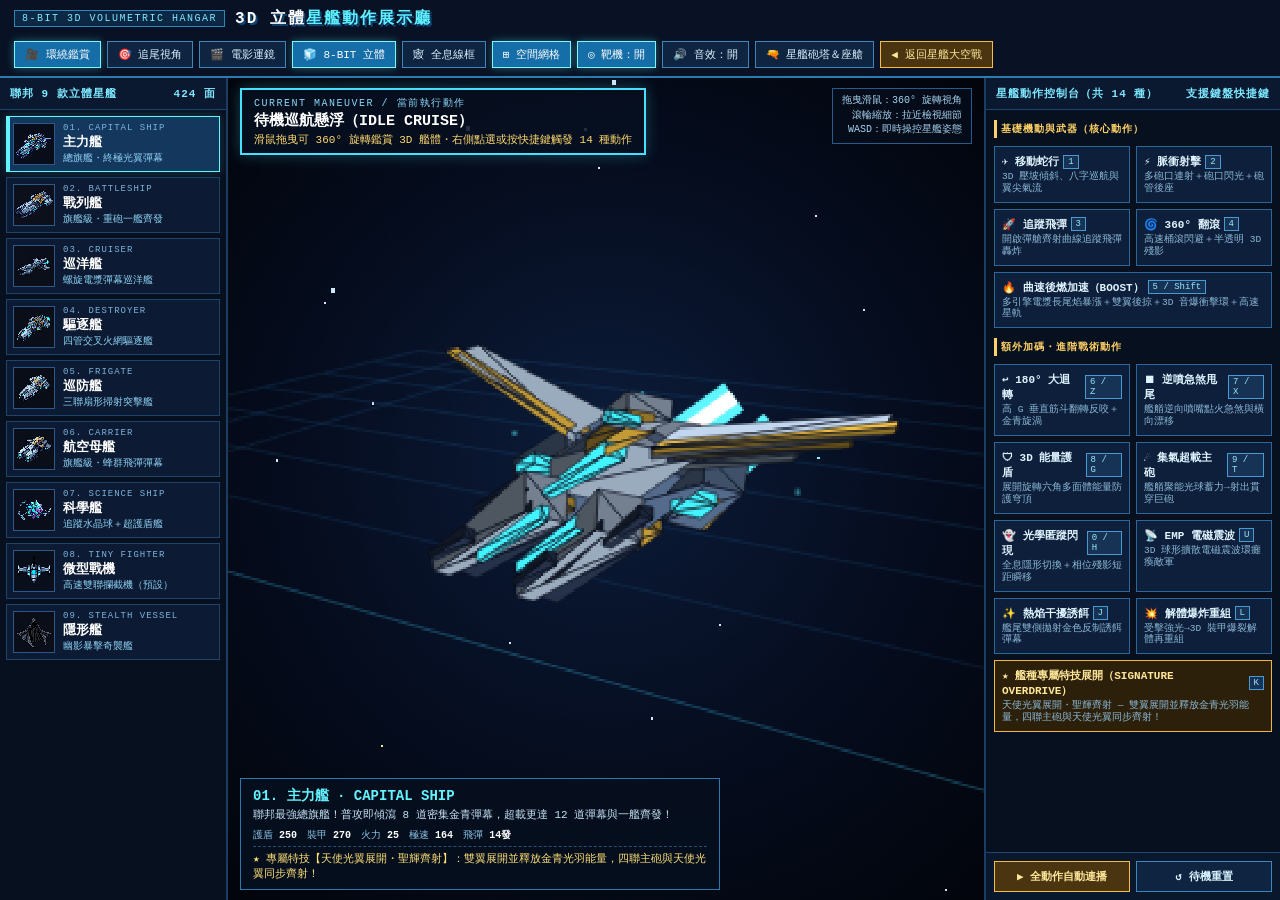
<file: starships_3d.html>
<!DOCTYPE html>
<html lang="zh-Hant">
<head>
  <meta charset="UTF-8" />
  <meta name="viewport" content="width=device-width, initial-scale=1.0" />
  <title>3D 立體星艦動作展示廳｜9 款 8-BIT 聯邦艦隊</title>
  <style>
    * { box-sizing: border-box; margin: 0; padding: 0; user-select: none; }
    html, body {
      width: 100%; height: 100%; overflow: hidden;
      background: #040812; color: #e4f4ff;
      font-family: "Courier New", "Consolas", "Noto Sans TC", "Microsoft JhengHei", monospace;
    }
    #app {
      display: flex; flex-direction: column; width: 100vw; height: 100vh;
    }
    /* Top Header */
    header {
      display: flex; align-items: center; justify-content: space-between;
      gap: 12px; padding: 8px 14px;
      background: #081224; border-bottom: 2px solid #2b7bb0;
      flex-wrap: wrap; z-index: 10;
    }
    .hdr-left { display: flex; align-items: center; gap: 10px; }
    .hdr-tag {
      font-size: 10px; letter-spacing: 1.5px; color: #7ee8ff;
      border: 1px solid #2a85b8; background: rgba(20, 82, 130, 0.35);
      padding: 2px 7px;
    }
    header h1 {
      font-size: 16px; color: #ffffff; letter-spacing: 2px;
      text-shadow: 2px 2px 0 #104578;
    }
    header h1 span { color: #5ef2ff; }
    .hdr-controls { display: flex; flex-wrap: wrap; gap: 6px; align-items: center; }

    .btn {
      background: #0f2440; border: 1px solid #3c86bd; color: #d8f2ff;
      padding: 5px 10px; font-size: 11px; font-family: inherit;
      cursor: pointer; transition: background 0.12s, border-color 0.12s;
      text-decoration: none; display: inline-flex; align-items: center; gap: 5px;
    }
    .btn:hover { background: #193b66; border-color: #6de8ff; color: #fff; }
    .btn.active { background: #166ea8; border-color: #7df7ff; color: #fff; box-shadow: 0 0 8px rgba(94, 242, 255, 0.35); }
    .btn.gold { background: #4a3510; border-color: #f4be42; color: #ffe79a; }
    .btn.gold:hover, .btn.gold.active { background: #704f14; border-color: #ffe278; color: #fff; }
    .btn.danger { background: #4a1420; border-color: #ff5c72; color: #ffc7cf; }
    .btn.danger:hover { background: #701d2f; border-color: #ff8c9b; color: #fff; }

    /* Main 3-Column Studio */
    main {
      flex: 1; display: grid; grid-template-columns: 228px 1fr 296px;
      min-height: 0; overflow: hidden;
    }
    @media (max-width: 1024px) {
      main { grid-template-columns: 185px 1fr 245px; }
    }
    @media (max-width: 780px) {
      main { grid-template-columns: 1fr; grid-template-rows: 112px 1fr 220px; }
    }

    /* Left Ship Roster */
    #roster-panel {
      background: #07101f; border-right: 2px solid #1b3d63;
      display: flex; flex-direction: column; overflow: hidden;
    }
    .panel-title {
      padding: 8px 10px; font-size: 11px; font-weight: 700; letter-spacing: 1px;
      color: #7ee8ff; background: #0a1930; border-bottom: 1px solid #1e4670;
      display: flex; justify-content: space-between; align-items: center;
    }
    #ship-list {
      flex: 1; overflow-y: auto; padding: 6px; display: flex; flex-direction: column; gap: 5px;
    }
    @media (max-width: 780px) {
      #ship-list { flex-direction: row; overflow-x: auto; overflow-y: hidden; }
    }
    .ship-item {
      display: flex; align-items: center; gap: 8px; padding: 6px;
      background: #0c1b33; border: 1px solid #1f446b; cursor: pointer;
      transition: all 0.12s; flex-shrink: 0;
    }
    .ship-item:hover { background: #132a4d; border-color: #4eb8eb; }
    .ship-item.selected {
      background: #14375e; border-color: #64f4ff;
      box-shadow: inset 3px 0 0 #64f4ff, 0 0 10px rgba(94, 242, 255, 0.2);
    }
    .ship-item img {
      width: 42px; height: 42px; image-rendering: pixelated;
      border: 1px solid #2b5a8a; background: #070b15; flex-shrink: 0;
    }
    .ship-item-info { min-width: 0; }
    .ship-item-no { font-size: 9px; color: #7db4dc; letter-spacing: 1px; }
    .ship-item-name { font-size: 13px; font-weight: 700; color: #ffffff; white-space: nowrap; }
    .ship-item-role { font-size: 10px; color: #8fd2f5; white-space: nowrap; overflow: hidden; text-overflow: ellipsis; }

    /* Center 3D Viewport */
    #stage-wrap {
      position: relative; background: #03060f; overflow: hidden;
      display: flex; flex-direction: column;
    }
    #stage-canvas {
      width: 100%; height: 100%; display: block;
      image-rendering: pixelated; image-rendering: crisp-edges;
      cursor: grab;
    }
    #stage-canvas:active { cursor: grabbing; }

    .stage-hud-top {
      position: absolute; top: 10px; left: 12px; right: 12px;
      display: flex; justify-content: space-between; align-items: flex-start;
      pointer-events: none; gap: 8px;
    }
    #action-banner {
      background: rgba(6, 16, 32, 0.86); border: 2px solid #48e0ff;
      padding: 6px 12px; box-shadow: 0 0 14px rgba(72, 224, 255, 0.28);
    }
    #action-banner .ab-label { font-size: 10px; color: #8cd8f8; letter-spacing: 1.5px; }
    #action-banner .ab-name { font-size: 15px; font-weight: 700; color: #ffffff; margin-top: 1px; }
    #action-banner .ab-sub { font-size: 11px; color: #ffd970; margin-top: 2px; }

    .stage-tip {
      background: rgba(6, 14, 28, 0.78); border: 1px solid #275a8a;
      padding: 5px 9px; font-size: 10px; color: #a7d4f0; text-align: right; line-height: 1.45;
    }

    .stage-hud-bottom {
      position: absolute; bottom: 10px; left: 12px; right: 12px;
      display: flex; justify-content: space-between; align-items: flex-end;
      gap: 10px; pointer-events: none;
    }
    #ship-card-hud {
      background: rgba(6, 15, 30, 0.88); border: 1px solid #2e78b0;
      padding: 8px 12px; max-width: 480px;
    }
    #hud-ship-title { font-size: 14px; font-weight: 700; color: #64f4ff; }
    #hud-ship-desc { font-size: 11px; color: #c7e4f8; margin-top: 3px; line-height: 1.4; }
    #hud-ship-sig {
      font-size: 11px; color: #ffe078; margin-top: 4px;
      border-top: 1px dashed #255078; padding-top: 4px;
    }
    #hud-stats {
      display: flex; gap: 10px; margin-top: 5px; font-size: 10px; color: #8bc5e8;
    }
    #hud-stats strong { color: #fff; }

    /* Right Action Panel */
    #action-panel {
      background: #07101f; border-left: 2px solid #1b3d63;
      display: flex; flex-direction: column; overflow: hidden;
    }
    #action-scroll {
      flex: 1; overflow-y: auto; padding: 8px; display: flex; flex-direction: column; gap: 8px;
    }
    .act-group-label {
      font-size: 10px; font-weight: 700; letter-spacing: 1px; color: #ffd166;
      padding: 2px 4px; border-left: 3px solid #ffd166; margin-top: 2px;
    }
    .act-grid {
      display: grid; grid-template-columns: 1fr 1fr; gap: 6px;
    }
    .act-btn {
      background: #0d1f3a; border: 1px solid #2d6699; color: #def4ff;
      padding: 7px 7px; text-align: left; cursor: pointer;
      font-family: inherit; transition: all 0.12s; display: flex; flex-direction: column; gap: 2px;
    }
    .act-btn:hover { background: #163661; border-color: #66ebff; color: #fff; }
    .act-btn.active {
      background: #14588a; border-color: #74f8ff;
      box-shadow: 0 0 10px rgba(94, 242, 255, 0.4);
    }
    .act-btn.special {
      grid-column: 1 / -1; background: #2d200a; border-color: #f0b840; color: #ffe799;
    }
    .act-btn.special:hover, .act-btn.special.active {
      background: #52390e; border-color: #ffe37d; color: #fff;
    }
    .act-head { display: flex; justify-content: space-between; align-items: center; gap: 4px; }
    .act-title { font-size: 11px; font-weight: 700; }
    .act-key {
      font-size: 9px; padding: 1px 4px; background: #163356; border: 1px solid #489bd1; color: #9be8ff;
    }
    .act-desc { font-size: 9.5px; color: #8cb9d8; line-height: 1.25; }

    .demo-bar {
      padding: 8px; border-top: 1px solid #1e4670; background: #0a182e;
      display: flex; gap: 6px;
    }
    .demo-bar .btn { flex: 1; justify-content: center; padding: 7px 6px; font-weight: 700; }

    /* Scrollbar styling */
    ::-webkit-scrollbar { width: 6px; height: 6px; }
    ::-webkit-scrollbar-track { background: #050c18; }
    ::-webkit-scrollbar-thumb { background: #235482; }
  </style>
</head>
<body>
  <div id="app">
    <header>
      <div class="hdr-left">
        <span class="hdr-tag">8-BIT 3D VOLUMETRIC HANGAR</span>
        <h1>3D 立體<span>星艦動作展示廳</span></h1>
      </div>
      <div class="hdr-controls">
        <button id="btn-cam-orbit" class="btn active">🎥 環繞鑑賞</button>
        <button id="btn-cam-chase" class="btn">🎯 追尾視角</button>
        <button id="btn-cam-cine" class="btn">🎬 電影運鏡</button>
        <button id="btn-style-solid" class="btn active">🧊 8-BIT 立體</button>
        <button id="btn-style-wire" class="btn">🕸 全息線框</button>
        <button id="btn-grid" class="btn active">⊞ 空間網格</button>
        <button id="btn-target" class="btn active">◎ 靶機：開</button>
        <button id="btn-mute" class="btn">🔊 音效：開</button>
        <a href="capital_turrets_3d.html" class="btn">🔫 星艦砲塔＆座艙</a>
        <a href="index.html" class="btn gold">◀ 返回星艦大空戰</a>
      </div>
    </header>

    <main>
      <!-- Left: 9 Starships -->
      <aside id="roster-panel">
        <div class="panel-title">
          <span>聯邦 9 款立體星艦</span>
          <span id="ship-poly-count">3D</span>
        </div>
        <div id="ship-list"></div>
      </aside>

      <!-- Center: Interactive 3D Viewport -->
      <section id="stage-wrap">
        <canvas id="stage-canvas"></canvas>

        <div class="stage-hud-top">
          <div id="action-banner">
            <div class="ab-label">CURRENT MANEUVER / 當前執行動作</div>
            <div class="ab-name" id="ab-name">待機巡航懸浮（IDLE CRUISE）</div>
            <div class="ab-sub" id="ab-sub">滑鼠拖曳可 360° 旋轉鑑賞 3D 艦體・右側點選或按快捷鍵觸發 14 種動作</div>
          </div>
          <div class="stage-tip">
            拖曳滑鼠：360° 旋轉視角<br/>
            滾輪縮放：拉近檢視細節<br/>
            WASD：即時操控星艦姿態
          </div>
        </div>

        <div class="stage-hud-bottom">
          <div id="ship-card-hud">
            <div id="hud-ship-title">01. 主力艦 · CAPITAL SHIP</div>
            <div id="hud-ship-desc"></div>
            <div id="hud-stats"></div>
            <div id="hud-ship-sig"></div>
          </div>
        </div>
      </section>

      <!-- Right: 14 Actions Control Deck -->
      <aside id="action-panel">
        <div class="panel-title">
          <span>星艦動作控制台（共 14 種）</span>
          <span>支援鍵盤快捷鍵</span>
        </div>

        <div id="action-scroll">
          <div class="act-group-label">基礎機動與武器（核心動作）</div>
          <div class="act-grid">
            <button class="act-btn" data-act="move">
              <div class="act-head"><span class="act-title">✈ 移動蛇行</span><span class="act-key">1</span></div>
              <div class="act-desc">3D 壓坡傾斜、八字巡航與翼尖氣流</div>
            </button>
            <button class="act-btn" data-act="laser">
              <div class="act-head"><span class="act-title">⚡ 脈衝射擊</span><span class="act-key">2</span></div>
              <div class="act-desc">多砲口連射＋砲口閃光＋砲管後座</div>
            </button>
            <button class="act-btn" data-act="missile">
              <div class="act-head"><span class="act-title">🚀 追蹤飛彈</span><span class="act-key">3</span></div>
              <div class="act-desc">開啟彈艙齊射曲線追蹤飛彈轟炸</div>
            </button>
            <button class="act-btn" data-act="roll">
              <div class="act-head"><span class="act-title">🌀 360° 翻滾</span><span class="act-key">4</span></div>
              <div class="act-desc">高速桶滾閃避＋半透明 3D 殘影</div>
            </button>
            <button class="act-btn" data-act="boost" style="grid-column:1/-1;">
              <div class="act-head"><span class="act-title">🔥 曲速後燃加速（BOOST）</span><span class="act-key">5 / Shift</span></div>
              <div class="act-desc">多引擎電漿長尾焰暴漲＋雙翼後掠＋3D 音爆衝擊環＋高速星軌</div>
            </button>
          </div>

          <div class="act-group-label">額外加碼・進階戰術動作</div>
          <div class="act-grid">
            <button class="act-btn" data-act="uturn">
              <div class="act-head"><span class="act-title">↩ 180° 大迴轉</span><span class="act-key">6 / Z</span></div>
              <div class="act-desc">高 G 垂直筋斗翻轉反咬＋金青旋渦</div>
            </button>
            <button class="act-btn" data-act="brake">
              <div class="act-head"><span class="act-title">⏹ 逆噴急煞甩尾</span><span class="act-key">7 / X</span></div>
              <div class="act-desc">艦艏逆向噴嘴點火急煞與橫向漂移</div>
            </button>
            <button class="act-btn" data-act="shield">
              <div class="act-head"><span class="act-title">🛡 3D 能量護盾</span><span class="act-key">8 / G</span></div>
              <div class="act-desc">展開旋轉六角多面體能量防護穹頂</div>
            </button>
            <button class="act-btn" data-act="beam">
              <div class="act-head"><span class="act-title">☄ 集氣超載主砲</span><span class="act-key">9 / T</span></div>
              <div class="act-desc">艦艏聚能光球蓄力→射出貫穿巨砲</div>
            </button>
            <button class="act-btn" data-act="cloak">
              <div class="act-head"><span class="act-title">👻 光學匿蹤閃現</span><span class="act-key">0 / H</span></div>
              <div class="act-desc">全息隱形切換＋相位殘影短距瞬移</div>
            </button>
            <button class="act-btn" data-act="emp">
              <div class="act-head"><span class="act-title">📡 EMP 電磁震波</span><span class="act-key">U</span></div>
              <div class="act-desc">3D 球形擴散電磁震波環癱瘓敵軍</div>
            </button>
            <button class="act-btn" data-act="flare">
              <div class="act-head"><span class="act-title">✨ 熱焰干擾誘餌</span><span class="act-key">J</span></div>
              <div class="act-desc">艦尾雙側拋射金色反制誘餌彈幕</div>
            </button>
            <button class="act-btn" data-act="damage">
              <div class="act-head"><span class="act-title">💥 解體爆炸重組</span><span class="act-key">L</span></div>
              <div class="act-desc">受擊強光→3D 裝甲爆裂解體再重組</div>
            </button>
            <button class="act-btn special" data-act="overdrive">
              <div class="act-head"><span class="act-title">★ 艦種專屬特技展開（SIGNATURE OVERDRIVE）</span><span class="act-key">K</span></div>
              <div class="act-desc" id="sig-btn-desc">觸發該星艦專屬變形／絕招動畫與全火力演出！</div>
            </button>
          </div>
        </div>

        <div class="demo-bar">
          <button id="btn-demo" class="btn gold">▶ 全動作自動連播</button>
          <button id="btn-reset" class="btn">↺ 待機重置</button>
        </div>
      </aside>
    </main>
  </div>

  <script src="js/math.js"></script>
  <script src="js/audio.js"></script>
  <script src="js/missions.js"></script>
  <script src="js/models.js"></script>
  <script src="js/renderer3d.js"></script>
  <script src="js/showcase3d.js"></script>
</body>
</html>
</file>
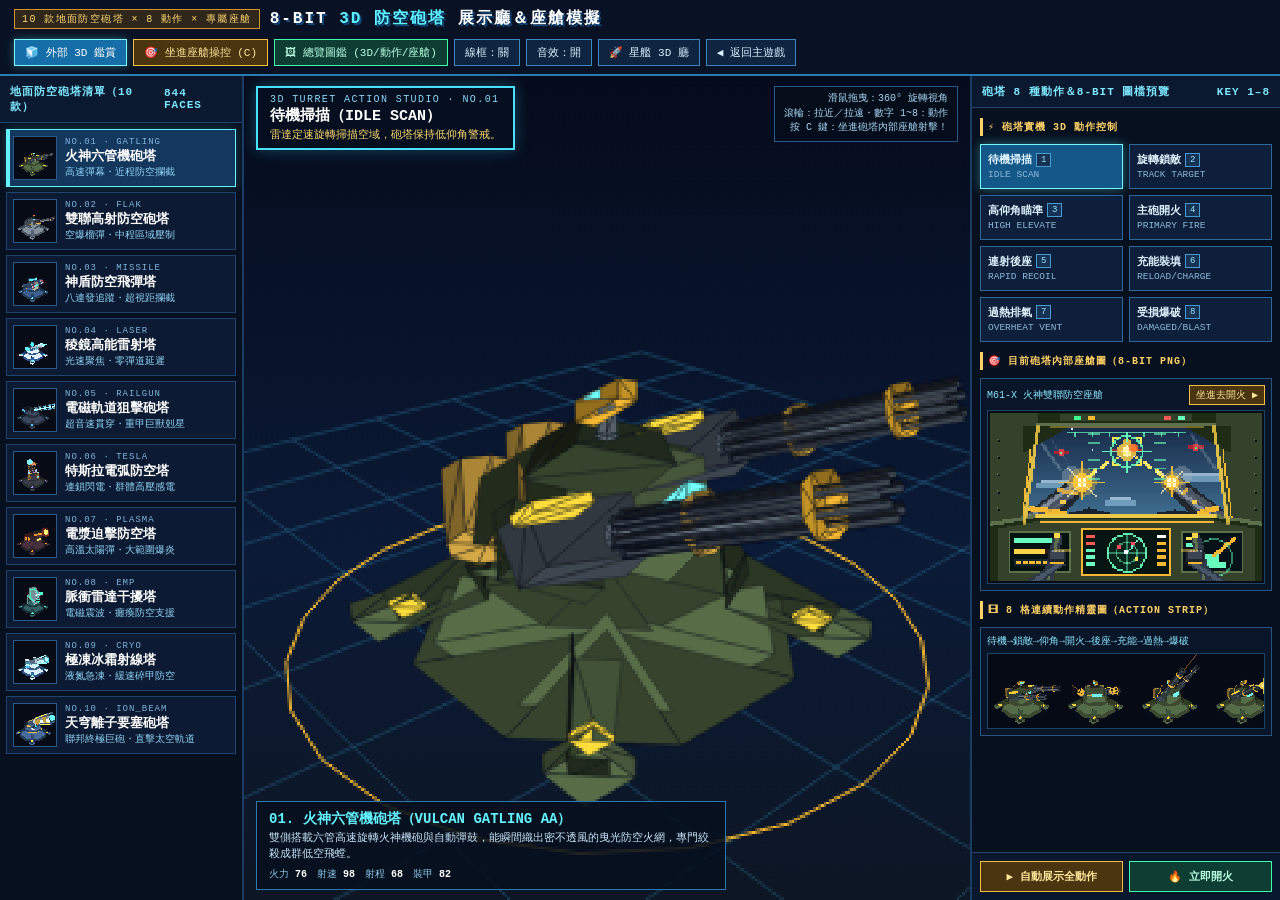
<file: turrets_3d.html>
<!DOCTYPE html>
<html lang="zh-Hant">
<head>
  <meta charset="UTF-8" />
  <meta name="viewport" content="width=device-width, initial-scale=1.0" />
  <title>3D 地面防空砲塔展示廳＆座艙操控模擬器｜10 款 8-BIT 防空要塞</title>
  <style>
    * { box-sizing: border-box; margin: 0; padding: 0; user-select: none; }
    html, body {
      width: 100%; height: 100%; overflow: hidden;
      background: #040812; color: #e4f4ff;
      font-family: "Courier New", "Consolas", "Noto Sans TC", "Microsoft JhengHei", monospace;
    }
    #app { display: flex; flex-direction: column; width: 100vw; height: 100vh; }

    header {
      display: flex; align-items: center; justify-content: space-between;
      gap: 10px; padding: 8px 14px;
      background: #081224; border-bottom: 2px solid #2b7bb0;
      flex-wrap: wrap; z-index: 10;
    }
    .hdr-left { display: flex; align-items: center; gap: 10px; }
    .hdr-tag {
      font-size: 10px; letter-spacing: 1.4px; color: #ffd970;
      border: 1px solid #d4962a; background: rgba(120, 74, 16, 0.35);
      padding: 2px 7px;
    }
    header h1 {
      font-size: 16px; color: #ffffff; letter-spacing: 2px;
      text-shadow: 2px 2px 0 #104578;
    }
    header h1 span { color: #5ef2ff; }
    .hdr-controls { display: flex; flex-wrap: wrap; gap: 6px; align-items: center; }

    .btn {
      background: #0f2440; border: 1px solid #3c86bd; color: #d8f2ff;
      padding: 5px 10px; font-size: 11px; font-family: inherit;
      cursor: pointer; transition: background 0.12s, border-color 0.12s;
      text-decoration: none; display: inline-flex; align-items: center; gap: 5px;
    }
    .btn:hover { background: #193b66; border-color: #6de8ff; color: #fff; }
    .btn.active { background: #166ea8; border-color: #7df7ff; color: #fff; box-shadow: 0 0 8px rgba(94, 242, 255, 0.35); }
    .btn.gold { background: #4a3510; border-color: #f4be42; color: #ffe79a; }
    .btn.gold:hover, .btn.gold.active { background: #745214; border-color: #ffe278; color: #fff; box-shadow: 0 0 10px rgba(244, 190, 66, 0.4); }
    .btn.emerald { background: #0e3d34; border-color: #40ffa8; color: #b8ffe0; }
    .btn.emerald:hover, .btn.emerald.active { background: #146353; border-color: #88ffd0; color: #fff; }

    main {
      flex: 1; display: grid; grid-template-columns: 244px 1fr 310px;
      min-height: 0; overflow: hidden;
    }
    @media (max-width: 1080px) {
      main { grid-template-columns: 196px 1fr 258px; }
    }
    @media (max-width: 800px) {
      main { grid-template-columns: 1fr; grid-template-rows: 112px 1fr 220px; }
    }

    /* Left Turret Roster */
    #roster-panel {
      background: #07101f; border-right: 2px solid #1b3d63;
      display: flex; flex-direction: column; overflow: hidden;
    }
    .panel-title {
      padding: 8px 10px; font-size: 11px; font-weight: 700; letter-spacing: 1px;
      color: #7ee8ff; background: #0a1930; border-bottom: 1px solid #1e4670;
      display: flex; justify-content: space-between; align-items: center;
    }
    #turret-list {
      flex: 1; overflow-y: auto; padding: 6px; display: flex; flex-direction: column; gap: 5px;
    }
    @media (max-width: 800px) {
      #turret-list { flex-direction: row; overflow-x: auto; overflow-y: hidden; }
    }
    .turret-item {
      display: flex; align-items: center; gap: 8px; padding: 6px;
      background: #0c1b33; border: 1px solid #1f446b; cursor: pointer;
      transition: all 0.12s; flex-shrink: 0;
    }
    .turret-item:hover { background: #132a4d; border-color: #4eb8eb; }
    .turret-item.selected {
      background: #14375e; border-color: #64f4ff;
      box-shadow: inset 3px 0 0 #64f4ff, 0 0 10px rgba(94, 242, 255, 0.22);
    }
    .turret-item img {
      width: 44px; height: 44px; image-rendering: pixelated;
      border: 1px solid #2b5a8a; background: #070b15; flex-shrink: 0;
    }
    .turret-item-info { min-width: 0; }
    .turret-item-no { font-size: 9px; color: #7db4dc; letter-spacing: 1px; }
    .turret-item-name { font-size: 13px; font-weight: 700; color: #ffffff; white-space: nowrap; }
    .turret-item-role { font-size: 10px; color: #8fd2f5; white-space: nowrap; overflow: hidden; text-overflow: ellipsis; }

    /* Center Viewport */
    #stage-wrap {
      position: relative; background: #03060f; overflow: hidden;
      display: flex; flex-direction: column;
    }
    #stage-canvas {
      width: 100%; height: 100%; display: block;
      image-rendering: pixelated; image-rendering: crisp-edges;
      cursor: grab;
    }
    #stage-canvas.cockpit-cursor { cursor: crosshair; }
    #stage-canvas:active { cursor: grabbing; }
    #stage-canvas.cockpit-cursor:active { cursor: crosshair; }

    .stage-hud-top {
      position: absolute; top: 10px; left: 12px; right: 12px;
      display: flex; justify-content: space-between; align-items: flex-start;
      pointer-events: none; gap: 8px;
    }
    #action-banner {
      background: rgba(6, 16, 32, 0.86); border: 2px solid #48e0ff;
      padding: 6px 12px; box-shadow: 0 0 14px rgba(72, 224, 255, 0.28);
      max-width: 520px;
    }
    #action-banner .ab-label { font-size: 10px; color: #8cd8f8; letter-spacing: 1.4px; }
    #action-banner .ab-name { font-size: 15px; font-weight: 700; color: #ffffff; margin-top: 1px; }
    #action-banner .ab-sub { font-size: 11px; color: #ffd970; margin-top: 2px; }

    .stage-tip {
      background: rgba(6, 14, 28, 0.82); border: 1px solid #275a8a;
      padding: 5px 9px; font-size: 10px; color: #a7d4f0; text-align: right; line-height: 1.45;
    }

    .stage-hud-bottom {
      position: absolute; bottom: 10px; left: 12px; right: 12px;
      display: flex; justify-content: space-between; align-items: flex-end;
      gap: 10px; pointer-events: none;
    }
    #turret-card-hud {
      background: rgba(6, 15, 30, 0.88); border: 1px solid #2e78b0;
      padding: 8px 12px; max-width: 470px;
    }
    #hud-turret-title { font-size: 14px; font-weight: 700; color: #64f4ff; }
    #hud-turret-desc { font-size: 11px; color: #c7e4f8; margin-top: 3px; line-height: 1.4; }
    #hud-stats { display: flex; gap: 10px; margin-top: 5px; font-size: 10px; color: #8bc5e8; flex-wrap: wrap; }
    #hud-stats strong { color: #fff; }

    /* Right Action & Sprite Sheet Preview Panel */
    #action-panel {
      background: #07101f; border-left: 2px solid #1b3d63;
      display: flex; flex-direction: column; overflow: hidden;
    }
    #action-scroll {
      flex: 1; overflow-y: auto; padding: 8px; display: flex; flex-direction: column; gap: 8px;
    }
    .act-group-label {
      font-size: 10px; font-weight: 700; letter-spacing: 1px; color: #ffd166;
      padding: 2px 5px; border-left: 3px solid #ffd166; margin-top: 2px;
    }
    .act-grid { display: grid; grid-template-columns: 1fr 1fr; gap: 6px; }
    .act-btn {
      background: #0d1f3a; border: 1px solid #2d6699; color: #def4ff;
      padding: 7px 7px; text-align: left; cursor: pointer;
      font-family: inherit; transition: all 0.12s; display: flex; flex-direction: column; gap: 2px;
    }
    .act-btn:hover { background: #163661; border-color: #66ebff; color: #fff; }
    .act-btn.active {
      background: #14588a; border-color: #74f8ff;
      box-shadow: 0 0 10px rgba(94, 242, 255, 0.4);
    }
    .act-head { display: flex; justify-content: space-between; align-items: center; gap: 4px; }
    .act-title { font-size: 11px; font-weight: 700; }
    .act-key {
      font-size: 9px; padding: 1px 4px; background: #163356; border: 1px solid #489bd1; color: #9be8ff;
    }
    .act-desc { font-size: 9.5px; color: #8cb9d8; line-height: 1.25; }

    /* Embedded 8-bit PNG Asset Preview Cards */
    .preview-card {
      background: #091528; border: 1px solid #275580; padding: 6px;
      display: flex; flex-direction: column; gap: 5px;
    }
    .preview-head {
      display: flex; justify-content: space-between; align-items: center;
      font-size: 10px; color: #8de6ff;
    }
    .preview-card img {
      width: 100%; height: auto; image-rendering: pixelated;
      border: 1px solid #1e4268; background: #050a14; display: block;
    }
    .strip-scroll {
      overflow-x: auto; border: 1px solid #1e4268; background: #050a14;
    }
    .strip-scroll img {
      height: 74px; width: auto; max-width: none; border: none;
    }

    .demo-bar {
      padding: 8px; border-top: 1px solid #1e4670; background: #0a182e;
      display: flex; gap: 6px;
    }
    .demo-bar .btn { flex: 1; justify-content: center; padding: 7px 6px; font-weight: 700; }

    /* Fullscreen Gallery Overlay */
    #gallery-modal {
      position: fixed; inset: 0; background: rgba(3, 8, 18, 0.92);
      z-index: 50; display: flex; align-items: center; justify-content: center; padding: 18px;
    }
    #gallery-modal.hidden { display: none; }
    .gallery-box {
      width: min(1160px, 96vw); max-height: 92vh;
      background: #081326; border: 2px solid #48d8ff;
      display: flex; flex-direction: column; overflow: hidden;
    }
    .gallery-head {
      padding: 10px 14px; background: #0c1f3d; border-bottom: 1px solid #29689c;
      display: flex; justify-content: space-between; align-items: center; gap: 10px; flex-wrap: wrap;
    }
    .gallery-tabs { display: flex; gap: 6px; flex-wrap: wrap; }
    .gallery-body {
      flex: 1; overflow: auto; padding: 14px; text-align: center; background: #050b16;
    }
    .gallery-body img {
      max-width: 100%; height: auto; image-rendering: pixelated;
      border: 1px solid #2b6294;
    }

    ::-webkit-scrollbar { width: 6px; height: 6px; }
    ::-webkit-scrollbar-track { background: #050c18; }
    ::-webkit-scrollbar-thumb { background: #235482; }
  </style>
</head>
<body>
  <div id="app">
    <header>
      <div class="hdr-left">
        <span class="hdr-tag">10 款地面防空砲塔 × 8 動作 × 專屬座艙</span>
        <h1>8-BIT <span>3D 防空砲塔</span> 展示廳＆座艙模擬</h1>
      </div>
      <div class="hdr-controls">
        <button id="btn-view-3d" class="btn active">🧊 外部 3D 鑑賞</button>
        <button id="btn-view-cockpit" class="btn gold">🎯 坐進座艙操控 (C)</button>
        <button id="btn-open-gallery" class="btn emerald">🖼 總覽圖鑑 (3D/動作/座艙)</button>
        <button id="btn-wire" class="btn">線框：關</button>
        <button id="btn-mute" class="btn">音效：開</button>
        <a href="starships_3d.html" class="btn">🚀 星艦 3D 廳</a>
        <a href="index.html" class="btn">◀ 返回主遊戲</a>
      </div>
    </header>

    <main>
      <!-- Left: 10 Ground AA Turret Selector -->
      <aside id="roster-panel">
        <div class="panel-title">
          <span>地面防空砲塔清單（10 款）</span>
          <span id="turret-poly-count">0 FACES</span>
        </div>
        <div id="turret-list"></div>
      </aside>

      <!-- Center: Live 3D Turret Stage OR First-Person Cockpit Simulator -->
      <section id="stage-wrap">
        <canvas id="stage-canvas"></canvas>

        <div class="stage-hud-top">
          <div id="action-banner">
            <div class="ab-label" id="ab-label">3D TURRET ACTION STUDIO</div>
            <div class="ab-name" id="ab-name">待機掃描（IDLE SCAN）</div>
            <div class="ab-sub" id="ab-sub">滑鼠拖曳可 360° 旋轉鑑賞 3D 防空砲塔・點選上方「坐進座艙操控」立即親手射擊空中蟲族！</div>
          </div>
          <div class="stage-tip" id="stage-tip">
            滑鼠拖曳：360° 旋轉視角<br/>
            滾輪：拉近／拉遠・數字 1~8：動作<br/>
            按 C 鍵：坐進砲塔內部座艙射擊！
          </div>
        </div>

        <div class="stage-hud-bottom">
          <div id="turret-card-hud">
            <div id="hud-turret-title">01. 火神六管機砲塔（VULCAN GATLING AA）</div>
            <div id="hud-turret-desc"></div>
            <div id="hud-stats"></div>
          </div>
        </div>
      </section>

      <!-- Right: 8 Turret Actions + Exported 8-Bit Asset Previews -->
      <aside id="action-panel">
        <div class="panel-title">
          <span>砲塔 8 種動作＆8-BIT 圖檔預覽</span>
          <span>KEY 1–8</span>
        </div>
        <div id="action-scroll">
          <div class="act-group-label">⚡ 砲塔實機 3D 動作控制</div>
          <div class="act-grid" id="action-grid"></div>

          <div class="act-group-label">🎯 目前砲塔內部座艙圖（8-BIT PNG）</div>
          <div class="preview-card">
            <div class="preview-head">
              <span id="cockpit-preview-name">座艙圖預覽</span>
              <button id="btn-enter-cockpit-mini" class="btn gold" style="padding:2px 6px;font-size:10px;">坐進去開火 ▶</button>
            </div>
            <img id="preview-cockpit-img" alt="砲塔座艙圖" />
          </div>

          <div class="act-group-label">🎞 8 格連續動作精靈圖（ACTION STRIP）</div>
          <div class="preview-card">
            <div class="preview-head">
              <span>待機→鎖敵→仰角→開火→後座→充能→過熱→爆破</span>
            </div>
            <div class="strip-scroll">
              <img id="preview-strip-img" alt="砲塔動作精靈圖" />
            </div>
          </div>
        </div>

        <div class="demo-bar">
          <button id="btn-demo" class="btn gold">▶ 自動展示全動作</button>
          <button id="btn-fire-now" class="btn emerald">🔥 立即開火</button>
        </div>
      </aside>
    </main>
  </div>

  <!-- Full Overview Sheet Gallery Modal -->
  <div id="gallery-modal" class="hidden">
    <div class="gallery-box">
      <div class="gallery-head">
        <div class="gallery-tabs">
          <button class="btn active" data-sheet="icons">🧊 10 款 8-BIT 3D 總覽圖</button>
          <button class="btn" data-sheet="actions">🎞 10×8 砲塔動作總表</button>
          <button class="btn" data-sheet="cockpits">🎯 10 款座艙視角總覽圖</button>
        </div>
        <button id="btn-close-gallery" class="btn">✕ 關閉</button>
      </div>
      <div class="gallery-body">
        <img id="gallery-img" src="assets/turrets_8bit/icons/turrets_3d_8bit_overview.png" alt="總覽圖" />
      </div>
    </div>
  </div>

  <script src="js/audio.js"></script>
  <script src="js/turret_models.js"></script>
  <script src="js/turret_showcase.js"></script>
</body>
</html>
</file>
<file: style.css>
* {
  box-sizing: border-box;
  margin: 0;
  padding: 0;
  user-select: none;
  -webkit-user-select: none;
}

html, body {
  width: 100%;
  height: 100%;
  overflow: hidden;
  background: #050811;
  color: #e6f4ff;
  font-family: "Courier New", "Consolas", "Noto Sans TC", monospace;
}

#game-shell {
  width: 100vw;
  height: 100vh;
  display: flex;
  flex-direction: column;
  background: #060a14;
}

#viewport-wrap {
  position: relative;
  flex: 1;
  width: 100%;
  overflow: hidden;
  background: #02040a;
}

#gl-canvas,
#fx-canvas {
  position: absolute;
  inset: 0;
  width: 100%;
  height: 100%;
  display: block;
  image-rendering: pixelated;
  image-rendering: crisp-edges;
}

#fx-canvas {
  pointer-events: auto;
  cursor: crosshair;
}

/* Radio Comms Bar (cleanly stacked below top Enemy Target HUD) */
#comms-bar {
  position: absolute;
  top: 90px;
  left: 50%;
  transform: translateX(-50%);
  z-index: 15;
  display: flex;
  align-items: center;
  gap: 10px;
  background: rgba(6, 16, 32, 0.92);
  border: 2px solid #38d9ff;
  box-shadow: 0 0 0 2px #040812, 0 4px 16px rgba(0, 0, 0, 0.65);
  padding: 5px 12px;
  max-width: min(520px, 86vw);
  pointer-events: none;
}

.comms-badge {
  background: #1790d0;
  color: #fff;
  font-size: 11px;
  font-weight: 700;
  letter-spacing: 1px;
  padding: 2px 7px;
  white-space: nowrap;
}

.comms-badge.alert {
  background: #d93848;
  animation: blink 0.7s steps(2, start) infinite;
}

.comms-text {
  font-size: 12px;
  line-height: 1.35;
  color: #e6f9ff;
  letter-spacing: 0.5px;
}

@keyframes blink {
  50% { opacity: 0.45; }
}

/* Boss Health Bar */
#boss-bar {
  position: absolute;
  top: 132px;
  left: 50%;
  transform: translateX(-50%);
  z-index: 14;
  width: min(360px, 50vw);
  background: rgba(14, 6, 12, 0.92);
  border: 2px solid #ff4757;
  padding: 4px 8px;
  pointer-events: none;
}

/* Crisp High-Contrast Sci-Fi Holographic Battle HUD Overlay */
#battle-hud {
  position: absolute;
  inset: 0;
  z-index: 13;
  pointer-events: none;
}

/* Subtle Sci-Fi Visor Corner Brackets */
.visor-corner {
  position: absolute;
  width: 24px;
  height: 24px;
  border-color: rgba(78, 224, 255, 0.42);
  border-style: solid;
  pointer-events: none;
}
.visor-corner.tl { top: 4px; left: 4px; border-width: 2px 0 0 2px; }
.visor-corner.tr { top: 4px; right: 4px; border-width: 2px 2px 0 0; }
.visor-corner.bl { bottom: 4px; left: 4px; border-width: 0 0 2px 2px; }
.visor-corner.br { bottom: 4px; right: 4px; border-width: 0 2px 2px 0; }

.hud-panel {
  position: absolute;
  background:
    repeating-linear-gradient(
      0deg,
      rgba(90, 225, 255, 0.035) 0px,
      rgba(90, 225, 255, 0.035) 1px,
      transparent 1px,
      transparent 3px
    ),
    linear-gradient(155deg, rgba(6, 22, 44, 0.88), rgba(3, 10, 24, 0.92));
  border: 1px solid rgba(72, 218, 255, 0.72);
  box-shadow:
    inset 0 0 14px rgba(56, 210, 255, 0.16),
    0 0 16px rgba(18, 130, 210, 0.28);
  backdrop-filter: blur(4px);
  -webkit-backdrop-filter: blur(4px);
  padding: 8px 12px;
  color: #f0f9ff;
  font-family: "Noto Sans TC", "Microsoft JhengHei", "Consolas", monospace;
}

.sci-panel {
  clip-path: polygon(
    10px 0, 100% 0, 100% calc(100% - 10px),
    calc(100% - 10px) 100%, 0 100%, 0 10px
  );
}

.sci-panel::before {
  content: "";
  position: absolute;
  top: 0;
  left: 10px;
  right: 0;
  height: 2px;
  background: linear-gradient(90deg, #5ef2ff, rgba(94, 242, 255, 0.15));
  pointer-events: none;
}

.hud-panel-head {
  display: flex;
  align-items: center;
  gap: 6px;
  font-size: 10px;
  font-weight: 700;
  letter-spacing: 1px;
  color: #7ee8ff;
  border-bottom: 1px solid rgba(72, 218, 255, 0.25);
  padding-bottom: 4px;
  margin-bottom: 2px;
}

.hud-panel-head .hud-tag,
.hud-panel-head .hud-diff-tag {
  margin-left: auto;
  font-size: 11px;
}

.hud-diff-tag {
  padding: 0 5px;
  border: 1px solid rgba(108, 244, 255, 0.55);
  background: rgba(14, 48, 78, 0.7);
  color: #6cf4ff;
  font-weight: 700;
}

/* Difficulty Selector on Title Screen & Hangar Ability Tags */
.diff-selector {
  display: flex;
  flex-wrap: wrap;
  align-items: center;
  justify-content: center;
  gap: 8px;
  margin-bottom: 6px;
}

.diff-title {
  font-size: 12px;
  font-weight: 700;
  color: #8eeeff;
}

.diff-btn {
  font-family: inherit;
  font-size: 12px;
  font-weight: 700;
  padding: 5px 12px;
  background: #0d1f3a;
  border: 2px solid #2b5d8f;
  color: #b7d7ec;
  cursor: pointer;
}

.diff-btn:hover {
  border-color: #6cf4ff;
  color: #fff;
}

.diff-btn.active[data-diff="easy"] { background: #103b25; border-color: #7effa8; color: #7effa8; }
.diff-btn.active[data-diff="normal"] { background: #123c61; border-color: #6cf4ff; color: #ffffff; }
.diff-btn.active[data-diff="hard"] { background: #523d0a; border-color: #ffd166; color: #ffea61; }
.diff-btn.active[data-diff="hell"] { background: #591122; border-color: #ff5c7a; color: #ff99ab; }

.diff-desc {
  font-size: 11px;
  color: #9ed2f0;
  margin-bottom: 14px;
}

.ship-ability-box {
  background: rgba(10, 28, 48, 0.78);
  border: 1px solid #296b99;
  padding: 5px 7px;
  font-size: 10px;
  line-height: 1.4;
  color: #d6f2ff;
}

.ship-ability-box strong {
  color: #ffea61;
}

.hud-dot {
  width: 6px;
  height: 6px;
  border-radius: 50%;
  background: #5ef2ff;
  box-shadow: 0 0 6px #5ef2ff;
  animation: pulseDot 1.6s ease-in-out infinite;
}

.hud-dot.amber {
  background: #ffd166;
  box-shadow: 0 0 6px #ffd166;
}

@keyframes pulseDot {
  0%, 100% { opacity: 1; transform: scale(1); }
  50% { opacity: 0.45; transform: scale(0.8); }
}

#hud-player {
  top: 12px;
  left: 14px;
  width: 240px;
  display: flex;
  flex-direction: column;
  gap: 6px;
}

.hud-row {
  display: flex;
  align-items: center;
  gap: 8px;
}

.hud-lbl {
  font-size: 12px;
  font-weight: 700;
  white-space: nowrap;
  text-shadow: 0 0 6px rgba(72, 224, 255, 0.45), 1px 1px 0 #000;
}

.hud-lbl.cyan { color: #72f6ff; }
.hud-lbl.green { color: #7dff9b; }

.hud-bar-track {
  position: relative;
  flex: 1;
  height: 10px;
  background: rgba(6, 18, 34, 0.9);
  border: 1px solid rgba(72, 200, 255, 0.45);
  overflow: hidden;
}

.hud-bar-track.seg::after {
  content: "";
  position: absolute;
  inset: 0;
  background: repeating-linear-gradient(
    90deg,
    transparent 0px,
    transparent 7px,
    rgba(4, 10, 22, 0.65) 7px,
    rgba(4, 10, 22, 0.65) 9px
  );
  pointer-events: none;
}

.hud-bar-fill {
  height: 100%;
  width: 100%;
  transition: width 0.08s linear;
}

.hud-bar-fill.shield {
  background: linear-gradient(90deg, #1b9dff, #7ef9ff);
  box-shadow: 0 0 8px rgba(94, 242, 255, 0.7);
}
.hud-bar-fill.hp {
  background: linear-gradient(90deg, #1fd46b, #85ffae);
  box-shadow: 0 0 8px rgba(105, 255, 160, 0.55);
}
.hud-bar-fill.hp.low {
  background: linear-gradient(90deg, #e63946, #ff6b7a);
  box-shadow: 0 0 10px rgba(255, 72, 92, 0.85);
}
.hud-bar-fill.enemy {
  background: linear-gradient(90deg, #3de06a, #b2ff59);
  box-shadow: 0 0 8px rgba(124, 255, 107, 0.65);
}
.hud-bar-fill.enemy.boss {
  background: linear-gradient(90deg, #ff2474, #ff7bb0);
  box-shadow: 0 0 10px rgba(255, 56, 140, 0.75);
}

.hud-num {
  font-size: 12px;
  font-weight: 700;
  font-variant-numeric: tabular-nums;
  color: #ffffff;
  min-width: 30px;
  text-align: right;
  text-shadow: 0 0 6px rgba(120, 230, 255, 0.4), 1px 1px 0 #000;
}

.hud-subrow {
  display: flex;
  align-items: center;
  justify-content: space-between;
  gap: 6px;
  margin-top: 1px;
}

.hud-tag {
  font-size: 12px;
  font-weight: 700;
  text-shadow: 1px 1px 0 #000;
}
.hud-tag.warn { color: #ffd659; }
.hud-tag.cyan { color: #8af4ff; }

.hud-mini-status {
  font-size: 10px;
  font-weight: 700;
  color: #7effc6;
  letter-spacing: 0.5px;
}

/* TOP-CENTER Sci-Fi Biometric Enemy Target Scanner */
.target-panel {
  top: 12px;
  left: 50%;
  transform: translateX(-50%);
  width: min(330px, 42vw);
  min-width: 255px;
  display: flex;
  align-items: center;
  gap: 10px;
  border-color: rgba(98, 255, 138, 0.78);
  background:
    repeating-linear-gradient(
      0deg,
      rgba(98, 255, 138, 0.04) 0px,
      rgba(98, 255, 138, 0.04) 1px,
      transparent 1px,
      transparent 3px
    ),
    linear-gradient(155deg, rgba(6, 28, 18, 0.90), rgba(3, 14, 10, 0.94));
  box-shadow:
    inset 0 0 14px rgba(80, 255, 140, 0.16),
    0 0 18px rgba(48, 210, 110, 0.25);
  padding: 7px 11px;
}

.target-panel::before {
  background: linear-gradient(90deg, #62ff8a, rgba(98, 255, 138, 0.12));
}

.target-panel.locked {
  border-color: #ffea61;
  box-shadow:
    inset 0 0 16px rgba(255, 234, 97, 0.18),
    0 0 18px rgba(255, 234, 97, 0.35);
}

.target-panel.locked::before {
  background: linear-gradient(90deg, #ffea61, rgba(255, 234, 97, 0.15));
}

.hud-target-icon-wrap {
  position: relative;
  width: 54px;
  height: 54px;
  flex: 0 0 54px;
  background: radial-gradient(circle at center, rgba(38, 115, 72, 0.32), rgba(4, 14, 10, 0.95));
  border: 1px solid rgba(98, 255, 138, 0.6);
  display: flex;
  align-items: center;
  justify-content: center;
  overflow: hidden;
}

.bio-scanline {
  position: absolute;
  left: 0;
  right: 0;
  height: 2px;
  background: rgba(110, 255, 160, 0.75);
  box-shadow: 0 0 8px #6effa0;
  animation: bioScan 2.1s linear infinite;
  pointer-events: none;
}

@keyframes bioScan {
  0% { top: -2px; opacity: 0.2; }
  20% { opacity: 0.95; }
  80% { opacity: 0.95; }
  100% { top: 54px; opacity: 0.2; }
}

.hud-target-sprite {
  width: 48px;
  height: 48px;
  background-repeat: no-repeat;
  background-size: 480px 48px;
  image-rendering: pixelated;
  image-rendering: crisp-edges;
}

.hud-target-info {
  flex: 1;
  min-width: 0;
  display: flex;
  flex-direction: column;
  gap: 5px;
}

.hud-target-top,
.hud-target-bot {
  display: flex;
  align-items: center;
  justify-content: space-between;
  gap: 6px;
}

.hud-target-name {
  font-size: 14px;
  font-weight: 700;
  color: #ffffff;
  text-shadow: 0 0 8px rgba(120, 255, 160, 0.45), 1px 1px 0 #000;
  white-space: nowrap;
  overflow: hidden;
  text-overflow: ellipsis;
}

.hud-lock-pill {
  font-size: 11px;
  font-weight: 700;
  padding: 1px 7px;
  background: rgba(16, 62, 38, 0.85);
  border: 1px solid #62ff8a;
  color: #9effb8;
  white-space: nowrap;
}

.hud-lock-pill.full {
  background: rgba(98, 72, 6, 0.92);
  border-color: #ffea61;
  color: #ffea61;
  box-shadow: 0 0 8px rgba(255, 234, 97, 0.45);
}

.hud-target-dist {
  font-size: 12px;
  font-weight: 700;
  font-variant-numeric: tabular-nums;
  color: #d7f7ff;
}

.target-track {
  height: 9px;
  background: #240c12;
  border-color: rgba(100, 230, 140, 0.55);
}

.hud-target-act {
  font-size: 12px;
  font-weight: 700;
  color: #ffd659;
  text-shadow: 0 0 6px rgba(255, 214, 89, 0.35), 1px 1px 0 #000;
}

/* Top-Right Sci-Fi Flight Telemetry */
.flight-panel {
  top: 12px;
  right: 14px;
  width: 210px;
  display: flex;
  flex-direction: column;
  gap: 4px;
}

.hud-telemetry {
  display: flex;
  justify-content: space-between;
  align-items: center;
  font-size: 12px;
  text-shadow: 1px 1px 0 #000;
}

.hud-telemetry span {
  color: #7ee8ff;
  font-weight: 700;
}

.hud-telemetry strong {
  color: #ffffff;
  font-size: 14px;
  font-variant-numeric: tabular-nums;
  text-shadow: 0 0 8px rgba(94, 242, 255, 0.45);
}

.hud-telemetry strong.gold {
  color: #ffe478;
  font-size: 13px;
}

.hud-thrust-track {
  width: 100%;
  height: 5px;
  background: rgba(6, 18, 34, 0.9);
  border: 1px solid rgba(72, 200, 255, 0.4);
  overflow: hidden;
  margin-bottom: 2px;
}

.hud-thrust-fill {
  height: 100%;
  width: 45%;
  background: linear-gradient(90deg, #1ca6ff, #5ef2ff, #ffd659);
  box-shadow: 0 0 8px #5ef2ff;
  transition: width 0.08s linear;
}

.hud-boost-tag {
  margin-top: 2px;
  text-align: center;
  font-size: 11px;
  font-weight: 700;
  letter-spacing: 1px;
  color: #031524;
  background: linear-gradient(90deg, #5ef2ff, #a3fbff);
  box-shadow: 0 0 12px rgba(94, 242, 255, 0.75);
  padding: 2px 6px;
}

/* BOTTOM-CENTER Sci-Fi Angled 8-Skill Tactical Deck */
#hud-skills {
  position: absolute;
  bottom: 10px;
  left: 14px;
  right: 114px; /* clear of bottom-right holographic radar */
  display: flex;
  flex-wrap: wrap;
  justify-content: center;
  gap: 7px;
  pointer-events: none;
}

.skill-chip {
  position: relative;
  pointer-events: auto;
  cursor: pointer;
  min-width: 78px;
  padding: 5px 8px 7px;
  background: linear-gradient(175deg, rgba(8, 28, 54, 0.90), rgba(4, 12, 26, 0.94));
  border: 1px solid rgba(72, 218, 255, 0.8);
  box-shadow:
    inset 0 0 10px rgba(62, 208, 255, 0.16),
    0 0 10px rgba(32, 165, 235, 0.28);
  clip-path: polygon(
    7px 0, 100% 0, 100% calc(100% - 7px),
    calc(100% - 7px) 100%, 0 100%, 0 7px
  );
  display: flex;
  flex-direction: column;
  align-items: center;
  gap: 2px;
  font-family: "Noto Sans TC", "Microsoft JhengHei", monospace;
  overflow: hidden;
  transition: transform 0.08s, box-shadow 0.1s;
}

.skill-chip:hover {
  transform: translateY(-2px);
  border-color: #aef9ff;
  box-shadow: inset 0 0 14px rgba(100, 240, 255, 0.28), 0 0 14px rgba(94, 242, 255, 0.55);
}

.skill-chip .sk-key {
  display: inline-flex;
  align-items: center;
  gap: 4px;
  font-size: 12px;
  font-weight: 700;
  color: #ffffff;
  text-shadow: 0 0 6px rgba(94, 242, 255, 0.35), 1px 1px 0 #000;
  white-space: nowrap;
}

.skill-chip .sk-kbd {
  font-style: normal;
  font-size: 10px;
  font-weight: 700;
  color: #041320;
  background: #6cf4ff;
  padding: 0 4px;
  line-height: 1.35;
}

.skill-chip .sk-st {
  font-size: 11px;
  font-weight: 700;
  color: #7effb2;
  text-shadow: 1px 1px 0 #000;
}

.skill-chip .sk-prog {
  position: absolute;
  left: 0;
  bottom: 0;
  height: 3px;
  width: 100%;
  background: linear-gradient(90deg, #32c8ff, #7effb2);
  box-shadow: 0 0 6px #5ef2ff;
  transition: width 0.08s linear;
}

.skill-chip.active {
  background: linear-gradient(175deg, rgba(122, 86, 8, 0.94), rgba(56, 36, 4, 0.96));
  border-color: #ffea61;
  box-shadow: inset 0 0 14px rgba(255, 234, 97, 0.3), 0 0 16px rgba(255, 234, 97, 0.6);
}

.skill-chip.active .sk-kbd { background: #ffea61; color: #1f1400; }
.skill-chip.active .sk-key { color: #ffea61; }
.skill-chip.active .sk-st { color: #ffffff; }
.skill-chip.active .sk-prog { background: #ffea61; box-shadow: 0 0 8px #ffea61; }

.skill-chip.cooling {
  background: linear-gradient(175deg, rgba(12, 18, 30, 0.86), rgba(6, 10, 18, 0.9));
  border-color: rgba(74, 108, 144, 0.55);
  box-shadow: none;
}

.skill-chip.cooling .sk-kbd { background: #3b5573; color: #c8dced; }
.skill-chip.cooling .sk-key { color: #8fa9c4; }
.skill-chip.cooling .sk-st { color: #ff8e72; }
.skill-chip.cooling .sk-prog { background: #ff8e72; box-shadow: none; }

@media (max-width: 960px) {
  #hud-player { width: 196px; padding: 6px 8px; }
  .flight-panel { width: 174px; padding: 6px 8px; }
  .target-panel { width: 236px; min-width: 215px; }
  .skill-chip { min-width: 64px; padding: 4px 5px 6px; }
  .skill-chip .sk-key { font-size: 11px; }
  .skill-chip .sk-st { font-size: 10px; }
}

/* Mobile Portrait & Narrow Screen Clean Anti-Overlap Layout */
@media (max-width: 768px) {
  .desktop-quick {
    display: none !important;
  }
  #hud-player {
    top: 6px;
    left: 6px;
    width: calc(52% - 9px);
    padding: 5px 7px;
    gap: 4px;
  }
  .flight-panel {
    top: 6px;
    right: 6px;
    width: calc(48% - 9px);
    padding: 5px 7px;
    gap: 2px;
  }
  .hud-panel-head {
    display: none;
  }
  .hud-lbl,
  .hud-num,
  .hud-tag,
  .hud-telemetry,
  .hud-telemetry strong {
    font-size: 11px;
  }
  .hud-num {
    min-width: 24px;
  }
  .hud-bar-track {
    height: 8px;
  }
  .hud-mini-status {
    display: none;
  }
  /* Row 2: Enemy Target Card sits cleanly BELOW Row 1 with zero overlap! */
  .target-panel {
    top: 88px;
    width: calc(100% - 14px);
    max-width: 350px;
    min-width: 0;
    padding: 4px 8px;
    gap: 8px;
  }
  .hud-target-icon-wrap {
    width: 38px;
    height: 38px;
    flex: 0 0 38px;
  }
  .hud-target-sprite {
    transform: scale(0.75);
    transform-origin: center;
  }
  .hud-target-name { font-size: 12px; }
  .hud-target-act, .hud-target-dist { font-size: 11px; }
  #comms-bar {
    top: 150px;
    max-width: 92vw;
    padding: 4px 8px;
  }
  #boss-bar {
    top: 192px;
    width: min(320px, 88vw);
  }
  /* Skills bar on mobile floats neatly in a compact tray ABOVE thumb pads ONLY when toggled open! */
  #hud-skills {
    left: 8px;
    right: 8px;
    bottom: 128px;
    background: rgba(5, 14, 28, 0.88);
    border: 1px solid rgba(72, 218, 255, 0.65);
    padding: 6px;
    gap: 5px;
    z-index: 22;
  }
  .skill-chip {
    min-width: calc(25% - 5px);
    padding: 4px 3px 6px;
  }
  .skill-chip .sk-key { font-size: 10px; }
  .skill-chip .sk-st { font-size: 9px; }
  #control-dock {
    padding: 4px 6px calc(4px + env(safe-area-inset-bottom, 0px));
  }
  #dock-bar-top {
    flex-wrap: nowrap;
    gap: 4px;
    min-height: 28px;
  }
  #dock-bar-top .dock-group {
    flex-wrap: nowrap;
    gap: 4px;
    min-width: 0;
  }
  #dock-bar-top .dock-btn {
    font-size: 11px;
    padding: 4px 6px;
    white-space: nowrap;
  }
  #dock-bar-top .dock-readout {
    font-size: 10px;
    padding: 4px 5px;
    white-space: nowrap;
  }
  #dock-mission {
    max-width: 84px;
    overflow: hidden;
    text-overflow: ellipsis;
    white-space: nowrap;
  }
}

.boss-label {
  display: flex;
  justify-content: space-between;
  font-size: 11px;
  font-weight: 700;
  color: #ff99a4;
  margin-bottom: 4px;
  letter-spacing: 1px;
}

.boss-track {
  width: 100%;
  height: 10px;
  background: #2b0b12;
  border: 1px solid #ff6b7a;
}

.boss-fill {
  width: 100%;
  height: 100%;
  background: repeating-linear-gradient(
    90deg,
    #ff384c 0px,
    #ff384c 8px,
    #ff6f61 8px,
    #ff6f61 12px
  );
  transition: width 0.12s linear;
}

/* Overlays */
.overlay {
  position: absolute;
  inset: 0;
  z-index: 30;
  display: flex;
  align-items: center;
  justify-content: center;
  background: radial-gradient(circle at center, rgba(6, 14, 30, 0.52), rgba(2, 5, 14, 0.86));
  padding: 16px;
}

.title-card {
  width: min(600px, 95vw);
  background: rgba(7, 15, 29, 0.94);
  border: 3px solid #48d8ff;
  box-shadow: 0 0 0 3px #050a14, 0 0 32px rgba(45, 195, 255, 0.25);
  padding: 24px 26px;
  text-align: center;
}

.pixel-tag {
  display: inline-block;
  font-size: 11px;
  letter-spacing: 2px;
  color: #7ee8ff;
  border: 1px solid #2b89b8;
  background: rgba(20, 82, 130, 0.35);
  padding: 3px 10px;
  margin-bottom: 12px;
}

.title-card h1 {
  font-size: clamp(28px, 5vw, 44px);
  line-height: 1.05;
  letter-spacing: 4px;
  color: #ffffff;
  text-shadow: 3px 3px 0 #125699, -2px -2px 0 #0a2240;
  margin-bottom: 10px;
}

.title-card h1 span {
  color: #5ef2ff;
}

.title-card h2 {
  font-size: 28px;
  color: #5ef2ff;
  text-shadow: 2px 2px 0 #0e385c;
  margin-bottom: 8px;
}

.subtitle {
  font-size: 13px;
  color: #b7d7ec;
  margin-bottom: 16px;
  line-height: 1.5;
}

.stage-preview {
  display: flex;
  flex-wrap: wrap;
  justify-content: center;
  gap: 8px;
  margin-bottom: 16px;
}

.stage-pill {
  font-size: 12px;
  background: #0d213d;
  border: 1px solid #2c6da3;
  padding: 5px 10px;
  color: #d6f3ff;
}

.stage-pill span {
  color: #ffd166;
  font-weight: 700;
  margin-right: 4px;
}

.controls-grid {
  display: grid;
  grid-template-columns: repeat(2, minmax(0, 1fr));
  gap: 8px 14px;
  text-align: left;
  background: rgba(3, 9, 20, 0.72);
  border: 1px solid #1e4266;
  padding: 12px 14px;
  margin-bottom: 20px;
  font-size: 12px;
  color: #cde6f8;
}

kbd {
  display: inline-block;
  background: #173357;
  border: 1px solid #56b4e9;
  color: #ffffff;
  font-size: 11px;
  padding: 1px 5px;
  margin-right: 3px;
  font-family: inherit;
}

.title-actions {
  display: flex;
  flex-wrap: wrap;
  justify-content: center;
  gap: 12px;
}

.pixel-btn {
  font-family: inherit;
  font-size: 14px;
  font-weight: 700;
  letter-spacing: 1px;
  padding: 11px 20px;
  border: 2px solid #80eaff;
  cursor: pointer;
  transition: transform 0.08s, filter 0.08s;
}

.pixel-btn:hover {
  filter: brightness(1.15);
  transform: translateY(-1px);
}

.pixel-btn:active {
  transform: translateY(1px);
}

.pixel-btn.primary {
  background: #1282c4;
  color: #fff;
  box-shadow: 0 4px 0 #094266;
}

.pixel-btn.secondary {
  background: #1a2442;
  color: #8eeeff;
  border-color: #467bc2;
  box-shadow: 0 4px 0 #0d1429;
}

.stats-row {
  display: grid;
  grid-template-columns: repeat(3, 1fr);
  gap: 10px;
  margin: 14px 0 20px;
}

.stat-box {
  background: #0b182d;
  border: 1px solid #2b5880;
  padding: 10px 6px;
}

.stat-box span {
  display: block;
  font-size: 11px;
  color: #8ab4d4;
  margin-bottom: 4px;
}

.stat-box strong {
  font-size: 20px;
  color: #ffd166;
}

/* Bottom Slim Control Bar + Collapsible Command Menu Drawer */
#control-dock {
  position: relative;
  display: flex;
  flex-direction: column;
  padding: 5px 10px calc(5px + env(safe-area-inset-bottom, 0px));
  background: #081224;
  border-top: 2px solid #235887;
  z-index: 26;
}

#dock-bar-top {
  display: flex;
  align-items: center;
  justify-content: space-between;
  gap: 6px;
  min-height: 30px;
}

#dock-menu-drawer {
  position: absolute;
  left: 8px;
  right: 8px;
  bottom: calc(100% + 6px);
  max-height: 68vh;
  overflow-y: auto;
  background: rgba(6, 16, 34, 0.96);
  border: 2px solid #48d8ff;
  box-shadow: 0 0 0 2px #030812, 0 -6px 26px rgba(0, 0, 0, 0.75);
  padding: 10px 12px;
  display: flex;
  flex-direction: column;
  gap: 10px;
  z-index: 35;
  backdrop-filter: blur(6px);
}

.drawer-head {
  display: flex;
  align-items: center;
  justify-content: space-between;
  border-bottom: 1px solid rgba(72, 216, 255, 0.35);
  padding-bottom: 6px;
  font-size: 12px;
  font-weight: 700;
  color: #7ee8ff;
  letter-spacing: 1px;
}

.drawer-section {
  display: flex;
  flex-direction: column;
  gap: 5px;
}

.drawer-label {
  font-size: 11px;
  font-weight: 700;
  color: #ffd166;
}

/* Mobile Thumb Combat Overlay (Joystick left + Attack/Missile/Boost right) */
#mobile-combat-ui {
  position: absolute;
  inset: 0;
  z-index: 18;
  pointer-events: none;
}

#touch-pad {
  position: absolute;
  left: 14px;
  bottom: 14px;
  width: 96px;
  height: 96px;
  border-radius: 50%;
  border: 2px solid rgba(94, 242, 255, 0.65);
  background: radial-gradient(circle, rgba(16, 48, 82, 0.42), rgba(4, 14, 28, 0.62));
  box-shadow: 0 0 12px rgba(72, 218, 255, 0.25);
  pointer-events: auto;
  touch-action: none;
}

.touch-pad-hint {
  position: absolute;
  left: 50%;
  bottom: 6px;
  transform: translateX(-50%);
  font-size: 9px;
  font-weight: 700;
  color: rgba(138, 240, 255, 0.72);
  pointer-events: none;
}

#touch-knob {
  position: absolute;
  left: 50%;
  top: 50%;
  width: 38px;
  height: 38px;
  margin-left: -19px;
  margin-top: -19px;
  border-radius: 50%;
  background: rgba(94, 242, 255, 0.78);
  border: 2px solid #ffffff;
  box-shadow: 0 0 10px rgba(94, 242, 255, 0.65);
}

#mobile-action-pad {
  position: absolute;
  right: 10px;
  bottom: 12px;
  display: flex;
  flex-direction: column;
  align-items: flex-end;
  gap: 8px;
  pointer-events: none;
}

.mob-arc-row,
.mob-main-row {
  display: flex;
  align-items: flex-end;
  gap: 8px;
  pointer-events: none;
}

.mob-btn {
  pointer-events: auto;
  touch-action: none;
  font-family: "Noto Sans TC", "Microsoft JhengHei", monospace;
  font-weight: 700;
  color: #ffffff;
  border-radius: 50%;
  border: 2px solid #5ef2ff;
  background: rgba(8, 26, 48, 0.76);
  box-shadow: 0 0 10px rgba(0, 0, 0, 0.55);
  display: flex;
  flex-direction: column;
  align-items: center;
  justify-content: center;
  text-shadow: 1px 1px 0 #000;
  cursor: pointer;
}

.mob-btn:active,
.mob-btn.pressed {
  transform: scale(0.93);
  filter: brightness(1.25);
}

.mob-btn.small {
  width: 46px;
  height: 34px;
  border-radius: 8px;
  font-size: 10px;
}

.mob-btn.small.skill {
  border-color: #7effb2;
  background: rgba(10, 44, 28, 0.82);
  color: #b8ffd2;
}

.mob-btn.small.skill.active {
  border-color: #ffea61;
  background: rgba(102, 74, 8, 0.9);
  color: #ffea61;
}

.mob-btn.small.warn {
  border-color: #ffd166;
  background: rgba(84, 58, 12, 0.82);
  color: #ffe899;
}

.mob-btn.small.cyan {
  border-color: #5ef2ff;
  background: rgba(10, 56, 84, 0.82);
  color: #aef9ff;
}

.mob-btn.med {
  width: 56px;
  height: 56px;
  font-size: 11px;
  border-color: #ffd166;
  background: radial-gradient(circle, rgba(140, 92, 12, 0.88), rgba(66, 38, 6, 0.9));
}

.mob-btn.med span {
  font-size: 11px;
  color: #ffea61;
}

.mob-btn.big.fire {
  width: 68px;
  height: 68px;
  font-size: 13px;
  border-color: #ff6b7a;
  background: radial-gradient(circle, rgba(220, 42, 64, 0.92), rgba(118, 14, 28, 0.94));
  box-shadow: 0 0 16px rgba(255, 68, 92, 0.55);
}

.dock-group {
  display: flex;
  flex-wrap: wrap;
  align-items: center;
  gap: 6px;
}

.dock-btn {
  font-family: inherit;
  font-size: 12px;
  font-weight: 700;
  color: #d9f3ff;
  background: #132847;
  border: 2px solid #3570a8;
  padding: 5px 10px;
  cursor: pointer;
}

.dock-btn:hover {
  background: #1c3c69;
  border-color: #62cfff;
}

.dock-btn.active {
  background: #196b9e;
  border-color: #79f2ff;
  color: #fff;
}

.dock-btn.accent {
  background: #164966;
  border-color: #3ed8ff;
}

.dock-btn.danger {
  background: #6b1625;
  border-color: #ff5c77;
}

.dock-btn.warn {
  background: #664914;
  border-color: #ffd166;
}

.dock-readout {
  font-size: 12px;
  font-weight: 700;
  color: #7ee8ff;
  background: #060e1d;
  border: 1px solid #21496e;
  padding: 5px 9px;
  letter-spacing: 0.5px;
}

.mobile-only {
  display: none;
}

/* Keep old duplicate #touch-pad block removed cleanly */

.hidden {
  display: none !important;
}

/* Solar System 9-Planet Mission Map Modal */
.mission-modal {
  width: min(940px, 96vw);
  max-height: 88vh;
  display: flex;
  flex-direction: column;
  background: rgba(6, 13, 26, 0.96);
  border: 3px solid #48d8ff;
  box-shadow: 0 0 0 3px #040812, 0 0 36px rgba(56, 217, 255, 0.28);
  padding: 16px 18px;
}

.mission-header {
  display: flex;
  flex-wrap: wrap;
  align-items: center;
  justify-content: space-between;
  gap: 10px;
  border-bottom: 2px solid #1b3f66;
  padding-bottom: 10px;
  margin-bottom: 10px;
}

.mission-header h2 {
  font-size: 22px;
  color: #5ef2ff;
  letter-spacing: 2px;
  text-shadow: 2px 2px 0 #0c2e52;
}

.mission-header-right {
  display: flex;
  align-items: center;
  gap: 10px;
}

.liberation-pill {
  background: #0d2b24;
  border: 1px solid #4ef5b8;
  color: #7effb2;
  font-size: 12px;
  font-weight: 700;
  padding: 5px 10px;
}

.mission-intro {
  font-size: 12px;
  color: #c2dff2;
  line-height: 1.45;
  margin-bottom: 12px;
}

.future-note {
  color: #ffd166;
}

.mission-grid {
  display: grid;
  grid-template-columns: repeat(3, minmax(0, 1fr));
  gap: 10px;
  overflow-y: auto;
  padding-right: 4px;
}

.mission-card {
  background: #0b182e;
  border: 2px solid #244f7a;
  padding: 10px 11px;
  display: flex;
  flex-direction: column;
  gap: 6px;
  text-align: left;
  transition: border-color 0.1s, transform 0.1s;
}

.mission-card:hover {
  border-color: #62e5ff;
  transform: translateY(-1px);
}

.mission-card.priority {
  border-color: #ffea61;
  background: linear-gradient(180deg, rgba(22, 48, 78, 0.92), rgba(11, 24, 46, 0.95));
}

.mission-card.cleared {
  border-color: #42e695;
}

.mission-card-top {
  display: flex;
  align-items: center;
  gap: 10px;
}

.planet-orb-wrap {
  position: relative;
  width: 34px;
  height: 34px;
  flex-shrink: 0;
  display: flex;
  align-items: center;
  justify-content: center;
}

.planet-orb {
  width: 26px;
  height: 26px;
  border-radius: 50%;
  box-shadow: inset -5px -4px 0 rgba(0, 0, 0, 0.42), inset 3px 3px 0 rgba(255, 255, 255, 0.25);
  border: 2px solid rgba(255, 255, 255, 0.25);
}

.planet-ring {
  position: absolute;
  width: 40px;
  height: 11px;
  border-radius: 50%;
  border: 3px solid #e6cf8b;
  transform: rotate(-18deg);
  pointer-events: none;
}

.mission-meta {
  flex: 1;
  min-width: 0;
}

.mission-code {
  font-size: 10px;
  color: #84c5e8;
  letter-spacing: 0.5px;
}

.mission-name-row {
  display: flex;
  align-items: center;
  justify-content: space-between;
  gap: 4px;
}

.mission-planet-name {
  font-size: 15px;
  font-weight: 700;
  color: #ffffff;
}

.mission-status {
  font-size: 10px;
  font-weight: 700;
  padding: 1px 5px;
  background: #4f1423;
  border: 1px solid #ff4d6d;
  color: #ff99ac;
  white-space: nowrap;
}

.mission-status.cleared {
  background: #103b2a;
  border-color: #4ef5b8;
  color: #7effc6;
}

.mission-status.priority {
  background: #4f3d0b;
  border-color: #ffea61;
  color: #ffea61;
}

.mission-title {
  font-size: 12px;
  font-weight: 700;
  color: #7ee8ff;
}

.mission-summary {
  font-size: 11px;
  color: #a8c7de;
  line-height: 1.4;
  flex: 1;
}

.mission-actions {
  display: flex;
  gap: 6px;
  margin-top: 2px;
}

.mission-actions .dock-btn {
  flex: 1;
  font-size: 11px;
  padding: 5px 6px;
  text-align: center;
}

@media (max-width: 820px) {
  .mission-grid {
    grid-template-columns: repeat(2, minmax(0, 1fr));
  }
}

@media (max-width: 560px) {
  .mission-grid {
    grid-template-columns: 1fr;
  }
}

/* Zerg Bestiary Modal */
.bestiary-modal {
  border-color: #7cff6b;
  box-shadow: 0 0 0 3px #040812, 0 0 36px rgba(124, 255, 107, 0.25);
}

.bestiary-modal .mission-header h2 {
  color: #8dff7a;
}

.bestiary-actions {
  display: flex;
  flex-wrap: wrap;
  gap: 6px;
  padding: 6px 8px;
  background: #06120c;
  border: 1px solid #25573a;
  margin-bottom: 8px;
}

.bestiary-act-btn {
  font-family: inherit;
  font-size: 11px;
  font-weight: 700;
  padding: 4px 8px;
  background: #0b2016;
  color: #a8e8ba;
  border: 1px solid #2f6e48;
  cursor: pointer;
}

.bestiary-act-btn:hover {
  border-color: #7cff6b;
  color: #ffffff;
}

.bestiary-act-btn.active {
  background: #7cff6b;
  color: #06190c;
  border-color: #b8ffad;
}

.zerg-action-sprite {
  width: 64px;
  height: 64px;
  background-repeat: no-repeat;
  background-size: 640px 64px;
  image-rendering: pixelated;
  image-rendering: crisp-edges;
}

.bestiary-scroll {
  overflow-y: auto;
  padding-right: 4px;
  display: flex;
  flex-direction: column;
  gap: 12px;
}

.bestiary-art-wrap {
  border: 2px solid #2d6e46;
  background: #060e0a;
  padding: 4px;
}

.bestiary-art {
  width: 100%;
  height: auto;
  display: block;
}

.bestiary-grid {
  display: grid;
  grid-template-columns: repeat(2, minmax(0, 1fr));
  gap: 8px;
}

.zerg-card {
  background: #091712;
  border: 1px solid #25573a;
  padding: 8px 10px;
  display: flex;
  flex-direction: row;
  align-items: center;
  gap: 10px;
}

.zerg-icon-wrap {
  flex: 0 0 68px;
  width: 68px;
  height: 68px;
  display: flex;
  align-items: center;
  justify-content: center;
  background: #06100c;
  border: 1px solid #1e4d33;
  padding: 2px;
}

.zerg-pixel-icon {
  width: 64px;
  height: 64px;
  display: block;
  image-rendering: pixelated;
  image-rendering: crisp-edges;
}

.zerg-card-body {
  flex: 1;
  min-width: 0;
  display: flex;
  flex-direction: column;
  gap: 4px;
}

.zerg-card.active-unit {
  border-color: #7cff6b;
  background: #0c2118;
}

.zerg-card.active-unit .zerg-icon-wrap {
  border-color: #55cc68;
  box-shadow: 0 0 10px rgba(124, 255, 107, 0.2);
}

.zerg-card-head {
  display: flex;
  align-items: center;
  justify-content: space-between;
  gap: 6px;
}

.zerg-title {
  font-size: 13px;
  font-weight: 700;
  color: #e4ffe6;
}

.zerg-title span {
  font-size: 10px;
  color: #8bc79b;
  margin-left: 4px;
}

.zerg-badge {
  font-size: 10px;
  font-weight: 700;
  padding: 1px 6px;
  border: 1px solid #3c7051;
  color: #9dc9ad;
  background: #0d2418;
  white-space: nowrap;
}

.zerg-badge.active {
  border-color: #7cff6b;
  color: #07190c;
  background: #7cff6b;
}

.zerg-desc {
  font-size: 11px;
  color: #b7d9c2;
  line-height: 1.4;
}

@media (max-width: 680px) {
  .bestiary-grid {
    grid-template-columns: 1fr;
  }
}

/* Federation Starship Hangar Modal (9 Custom 8-Bit Ships) */
.hangar-modal {
  border-color: #5ef2ff;
  box-shadow: 0 0 0 3px #040812, 0 0 36px rgba(94, 242, 255, 0.28);
}

.hangar-grid {
  display: grid;
  grid-template-columns: repeat(3, minmax(0, 1fr));
  gap: 10px;
  overflow-y: auto;
  padding-right: 4px;
}

.ship-card {
  background: #0a172b;
  border: 2px solid #224a75;
  padding: 10px;
  display: flex;
  flex-direction: column;
  gap: 6px;
  transition: border-color 0.1s, transform 0.1s;
}

.ship-card:hover {
  border-color: #62e5ff;
  transform: translateY(-1px);
}

.ship-card.selected {
  border-color: #ffea61;
  background: linear-gradient(180deg, rgba(18, 44, 78, 0.94), rgba(10, 23, 43, 0.96));
  box-shadow: 0 0 12px rgba(255, 234, 97, 0.25);
}

.ship-card-top {
  display: flex;
  align-items: center;
  gap: 10px;
}

.ship-thumb-wrap {
  width: 68px;
  height: 68px;
  flex: 0 0 68px;
  background: #070d18;
  border: 1px solid #2c659c;
  display: flex;
  align-items: center;
  justify-content: center;
  padding: 2px;
}

.ship-thumb {
  width: 62px;
  height: 62px;
  object-fit: contain;
  image-rendering: pixelated;
  image-rendering: crisp-edges;
}

.ship-meta {
  flex: 1;
  min-width: 0;
}

.ship-no {
  font-size: 10px;
  color: #7ee8ff;
}

.ship-name {
  font-size: 14px;
  font-weight: 700;
  color: #ffffff;
}

.ship-role {
  font-size: 10px;
  color: #ffd166;
}

.ship-stats {
  display: grid;
  grid-template-columns: repeat(2, 1fr);
  gap: 3px 8px;
  font-size: 10px;
  color: #a9d4f2;
  background: rgba(4, 10, 22, 0.6);
  border: 1px solid #183657;
  padding: 5px 6px;
}

.ship-stats strong {
  color: #ffffff;
}

.ship-desc {
  font-size: 11px;
  color: #b4d2e8;
  line-height: 1.38;
  flex: 1;
}

@media (max-width: 820px) {
  .hangar-grid {
    grid-template-columns: repeat(2, minmax(0, 1fr));
  }
}

@media (max-width: 560px) {
  .hangar-grid {
    grid-template-columns: 1fr;
  }
}

@media (max-width: 720px) {
  .controls-grid {
    grid-template-columns: 1fr;
  }
  .mobile-only {
    display: inline-block;
  }
  .dock-btn {
    font-size: 11px;
    padding: 5px 7px;
  }
  .dock-readout {
    font-size: 11px;
    padding: 4px 6px;
  }
}
</file>
